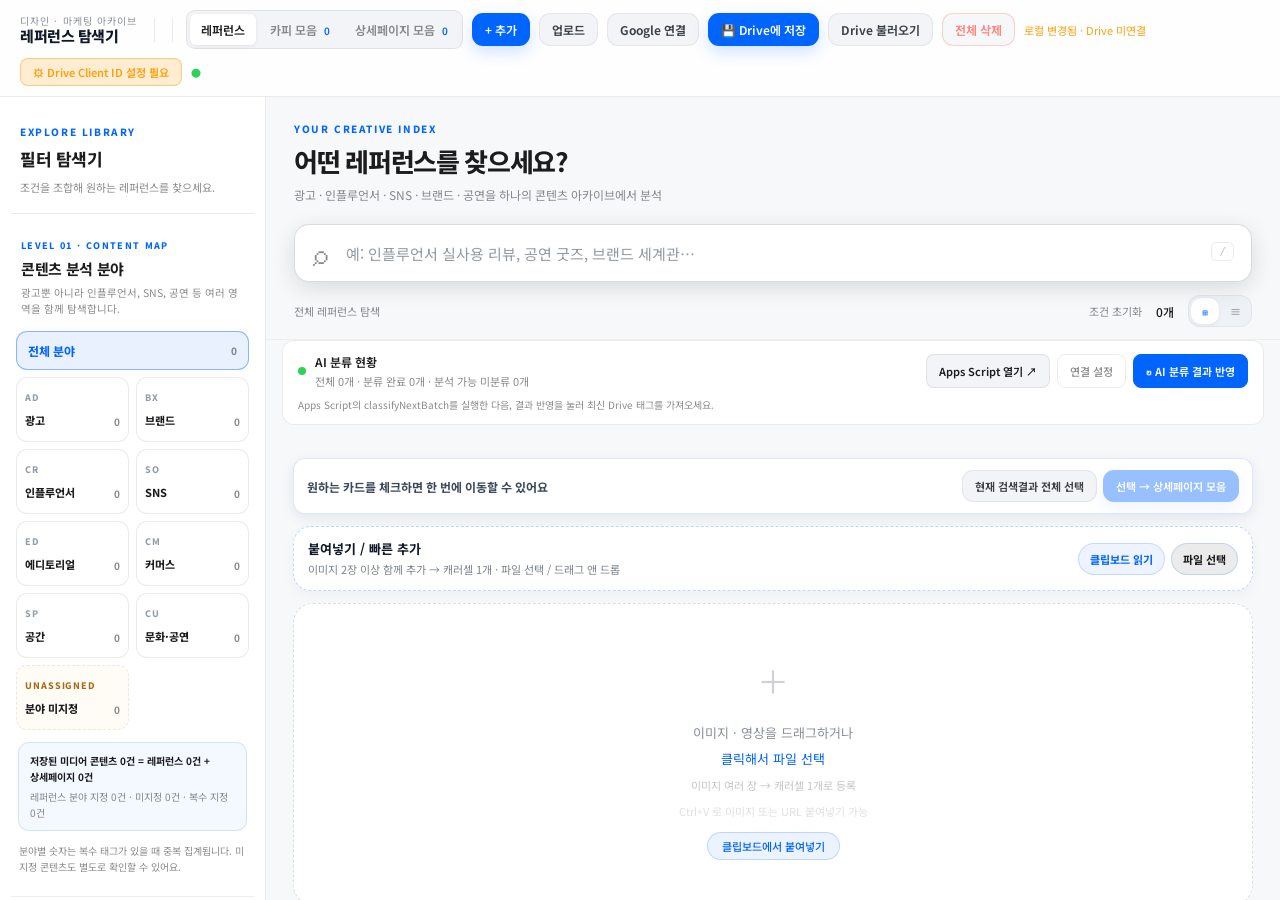
<file: index.html>
<!DOCTYPE html>
<html lang="ko">
<head>
<meta charset="UTF-8">
<meta name="viewport" content="width=device-width, initial-scale=1.0">
<title>레퍼런스 탐색기</title>
<link rel="stylesheet" href="./styles.css?v=20261118-drive-auth-v3">
<!-- Google Fonts -->
<link rel="preconnect" href="https://fonts.googleapis.com">
<link rel="preconnect" href="https://fonts.gstatic.com" crossorigin>
<link rel="dns-prefetch" href="https://www.googleapis.com">
<link href="https://fonts.googleapis.com/css2?family=Noto+Sans+KR:wght@300;400;500;700&display=swap" rel="stylesheet">
<!-- Google Identity Services (OAuth2 implicit grant) -->
<script src="https://accounts.google.com/gsi/client" async defer></script>
</head>
<body>

<div id="app">

<!-- SIDEBAR OVERLAY (mobile) -->
<div id="sidebar-overlay" onclick="closeMobileSidebar()"></div>

<!-- TOPBAR -->
<div id="topbar">
  <button id="sidebar-toggle" onclick="toggleMobileSidebar()" title="카테고리 열기">☰</button>
  <div id="logo-wrap">
    <span id="logo-sub">디자인 · 마케팅 아카이브</span>
    <span id="logo-main">레퍼런스 탐색기</span>
  </div>
  <div style="width:1px;height:24px;background:var(--b2);margin:0 4px;"></div>
  <div style="width:1px;height:24px;background:var(--b2);margin:0 4px;"></div>

  <nav class="collection-nav" aria-label="아카이브 페이지">
    <button type="button" id="nav-references" aria-current="page" onclick="setCollectionPage('references')">레퍼런스</button>
    <button type="button" id="nav-copies" onclick="setCollectionPage('copies')">카피 모음 <span id="copy-nav-count">0</span></button>
    <button type="button" id="nav-detailPages" onclick="setCollectionPage('detailPages')">상세페이지 모음 <span id="pdp-nav-count">0</span></button>
  </nav>
  <button class="tb-btn primary" data-reference-only onclick="openAddModal()">+ 추가</button>
  <button class="tb-btn" data-reference-only onclick="document.getElementById('file-input').click()">업로드</button>
  <button class="tb-btn" id="gdrive-connect-btn" onclick="gdriveSignIn()">Google 연결</button>
  <button class="tb-btn primary" id="gdrive-save-btn" onclick="saveToDrive()" title="현재 레퍼런스 변경사항을 Google Drive에 수동 저장합니다">💾 Drive에 저장</button>
  <button class="tb-btn" id="gdrive-load-btn" onclick="loadFromDrive()">Drive 불러오기</button>
  <button class="tb-btn" data-reference-only id="delete-all-btn" style="color:var(--red);border-color:rgba(255,69,58,.35);" onclick="deleteAllItems()" title="모아둔 레퍼런스를 전체 삭제">전체 삭제</button>

  <input type="file" id="file-input" multiple accept="image/*,video/*" style="display:none" onchange="handleFileInput(event)">
  <!-- Google Drive 상태 표시 -->
  <div id="gdrive-status" style="font-size:11px;color:var(--t3);white-space:nowrap;">Drive 미연결</div>
  <!-- Drive Client ID 미설정 시 경고 배너 -->
  <button id="gdrive-setup-banner" onclick="openGdriveSetup()" style="display:none;background:rgba(255,159,10,0.18);border:1px solid rgba(255,159,10,0.45);color:var(--orange);font-family:var(--fn);font-size:11px;font-weight:600;padding:5px 12px;border-radius:8px;cursor:pointer;white-space:nowrap;transition:all .15s;">⚙ Drive Client ID 설정 필요</button>
  <div id="autosave-indicator" style="font-size:10px;color:var(--t3);white-space:nowrap;transition:color .3s;" title="자동저장 상태">●</div>
  <span class="spacer"></span>

</div>

<div id="main">
  <!-- SIDEBAR -->
  <div id="sidebar">
    <div class="navigator-head"><span class="navigator-kicker">EXPLORE LIBRARY</span><strong>필터 탐색기</strong><span>조건을 조합해 원하는 레퍼런스를 찾으세요.</span></div>
    <section class="area-nav" aria-label="콘텐츠 분석 분야">
      <div class="area-nav-heading"><span>LEVEL 01 · CONTENT MAP</span><strong>콘텐츠 분석 분야</strong><p>광고뿐 아니라 인플루언서, SNS, 공연 등 여러 영역을 함께 탐색합니다.</p></div>
      <div id="area-selector" class="area-selector"></div>
      <div id="area-count-audit" class="area-count-audit" role="status" aria-live="polite" aria-label="저장된 레퍼런스와 분석 분야 집계"></div>
      <p id="area-selector-description" class="area-selector-description">공통 태그로 전체 탐색</p>
    </section>
    <hr class="sb-divider">
    <div class="sb-section">콘텐츠 파일 유형</div>
    <button class="sb-btn active" data-filter="all" onclick="setFilter('all',this)">
      <span class="dot" style="background:var(--t3)"></span>전체<span class="cnt" id="cnt-all">0</span>
    </button>
    <button class="sb-btn" data-filter="image" onclick="setFilter('image',this)">
      <span class="dot" style="background:var(--blue)"></span>이미지<span class="cnt" id="cnt-image">0</span>
    </button>
    <button class="sb-btn" data-filter="video" onclick="setFilter('video',this)">
      <span class="dot" style="background:var(--accent2)"></span>영상<span class="cnt" id="cnt-video">0</span>
    </button>
    <button class="sb-btn" data-filter="carousel" onclick="setFilter('carousel',this)">
      <span class="dot" style="background:var(--orange)"></span>캐러셀<span class="cnt" id="cnt-carousel">0</span>
    </button>
    <button class="sb-btn" data-filter="link" onclick="setFilter('link',this)">
      <span class="dot" style="background:var(--accent)"></span>링크<span class="cnt" id="cnt-link">0</span>
    </button>
    <hr class="sb-divider">
    <div class="sb-section legacy-category">기존 카테고리</div>
    <div id="cat-list"></div>
    <div style="display:flex;gap:4px;margin-top:4px;">
      <button class="add-cat-btn" style="flex:1" onclick="showNewGroupForm()">+ 대분류 추가</button>
      <button class="add-cat-btn" style="flex:1" onclick="showNewCatForm()">+ 소분류 추가</button>
    </div>
    <!-- 대분류 추가 폼 -->
    <div id="new-group-form" style="display:none" class="cat-edit-form">
      <input id="new-group-name" placeholder="대분류 이름" maxlength="20">
      <div class="color-swatch-row" id="new-group-colors"></div>
      <div class="edit-actions">
        <button class="cedit-save" onclick="saveNewGroup()">추가</button>
        <button class="cedit-cancel" onclick="hideNewGroupForm()">취소</button>
      </div>
    </div>
    <!-- 소분류 추가 폼 -->
    <div id="new-cat-form" style="display:none" class="cat-edit-form">
      <input id="new-cat-name" placeholder="소분류 이름" maxlength="24">
      <select id="new-cat-group" style="background:var(--s3);border:1px solid var(--b3);color:var(--t1);font-family:var(--fn);font-size:12px;padding:6px 9px;border-radius:6px;outline:none;width:100%;">
        <option value="">그룹 없음</option>
      </select>
      <div class="color-swatch-row" id="new-cat-colors"></div>
      <div class="edit-actions">
        <button class="cedit-save" onclick="saveNewCat()">추가</button>
        <button class="cedit-cancel" onclick="hideNewCatForm()">취소</button>
      </div>
    </div>
    <hr class="sb-divider">
    <div class="navigator-group-heading"><span>LEVEL 02 · 상세 분석 태그</span><button type="button" onclick="expandAllFacetTrees(true)">모두 펼치기</button><button type="button" onclick="expandAllFacetTrees(false)">접기</button></div>
    <select id="classification-filter" class="facet-status" onchange="classificationFilter=this.value;renderBoard()"><option value="all">분류 전체</option><option value="classified">분류 완료</option><option value="unclassified">미분류</option></select>
    <div class="facet-tip">동일 항목 안 OR · 서로 다른 기준은 AND · 영역은 복수 선택 가능</div>
    <div class="facet-tree-header"><span>COMMON</span><strong>모든 콘텐츠 공통</strong><small>6개 분류</small></div>
    <div id="common-facet-filters" class="facet-filter-tree"></div>
    <div id="specialty-filter-section" class="facet-specialty-section" hidden>
      <div class="facet-tree-header specialized-tree-header"><span>DEEP DIVE</span><strong>분야별 심화 분석</strong><small>선택한 분야</small></div>
      <div id="specialty-facet-filters" class="facet-filter-tree"></div>
    </div>
    <div class="facet-tree-header visual-tree-header"><span>VISUAL</span><strong>비주얼 분석</strong><small>2개 분류</small></div>
    <div id="visual-facet-filters" class="facet-filter-tree"></div>

    <hr class="sb-divider">
    <div class="sb-section">정렬</div>
    <button class="sb-btn active" data-sort="newest" onclick="setSort('newest',this)"><span class="dot" style="background:var(--t3)"></span>최신순</button>
    <button class="sb-btn" data-sort="oldest" onclick="setSort('oldest',this)"><span class="dot" style="background:var(--t3)"></span>오래된순</button>
    <button class="sb-btn" data-sort="title" onclick="setSort('title',this)"><span class="dot" style="background:var(--t3)"></span>이름순</button>
  </div>

  <!-- BOARD AREA -->
  <div id="board-area">
    <section class="search-hero" aria-label="레퍼런스 통합 검색">
      <div class="search-hero-top"><div><div class="search-eyebrow">YOUR CREATIVE INDEX</div><h1>어떤 레퍼런스를 찾으세요?</h1><p>광고 · 인플루언서 · SNS · 브랜드 · 공연을 하나의 콘텐츠 아카이브에서 분석</p></div><button type="button" class="mobile-filter-trigger" onclick="toggleMobileSidebar()">☷ 필터 탐색</button></div>
      <div id="search-wrap" class="search-hero-input"><span class="hero-search-symbol">⌕</span><input id="search-input" type="search" placeholder="예: 인플루언서 실사용 리뷰, 공연 굿즈, 브랜드 세계관…" aria-label="레퍼런스 검색" oninput="debouncedRenderBoard()"><kbd>/</kbd></div>
      <div class="search-hero-bottom"><span id="search-results-label">전체 레퍼런스 탐색</span><div class="search-hero-tools"><button type="button" onclick="clearNavigatorFilters()">조건 초기화</button><span id="count-label">0개</span><div class="view-toggle"><button class="vt-btn active" id="grid-btn" title="그리드 뷰" onclick="setView('grid')">⊞</button><button class="vt-btn" id="list-btn" title="리스트 뷰" onclick="setView('list')">≡</button></div></div></div>
      <div id="active-filter-chips" class="active-filter-chips" aria-live="polite"></div>
    </section>
    <section class="ai-sync-strip" aria-label="AI 자동 분류 결과">
      <div class="ai-sync-summary"><span class="ai-sync-dot"></span><div><strong>AI 분류 현황</strong><span id="ai-classification-stats">레퍼런스 상태 확인 중…</span></div></div>
      <div class="ai-sync-actions"><button type="button" class="ai-sync-subtle" onclick="openAiScriptConsole()">Apps Script 열기 <span aria-hidden="true">↗</span></button><button type="button" class="ai-sync-settings" onclick="setAiScriptProjectUrl()" title="Apps Script 프로젝트 주소 설정">연결 설정</button><button type="button" class="ai-sync-primary" id="ai-sync-button" onclick="syncAiClassificationResults()">↻ AI 분류 결과 반영</button></div>
      <p id="ai-sync-message" class="ai-sync-message" role="status">Apps Script의 classifyNextBatch를 실행한 다음, 결과 반영을 눌러 최신 Drive 태그를 가져오세요.</p>
    </section>
    <!-- BOARD TAB -->
    <div id="board-wrap">
      <div id="ref-bulk-toolbar" class="ref-bulk-toolbar" hidden></div>
      <div id="board" class="grid-view">
        <div id="drop-zone" tabindex="0"
          ondragover="onDragOver(event)" ondragleave="onDragLeave()" ondrop="onDrop(event)"
          onclick="dzClick(event)" onpaste="onDzPaste(event)"
          onkeydown="if(event.key==='Enter'||event.key===' ')document.getElementById('file-input').click()">
          <div class="dz-icon">＋</div>
          이미지 · 영상을 드래그하거나<br>
          <span style="color:var(--accent)">클릭해서 파일 선택</span><br>
          <span style="font-size:11px;color:var(--t3)">이미지 여러 장 → 캐러셀 1개로 등록</span><br>
          <span style="font-size:11px;color:rgba(235,235,245,0.25)">Ctrl+V 로 이미지 또는 URL 붙여넣기 가능</span><br>
          <button id="paste-btn" onclick="tryClipboardPaste(event)" style="margin-top:8px;background:rgba(10,132,255,0.15);border:1px solid rgba(10,132,255,0.35);color:var(--accent);font-family:var(--fn);font-size:11px;font-weight:500;padding:5px 14px;border-radius:8px;cursor:pointer;transition:all .15s;" onmouseover="this.style.background='rgba(10,132,255,0.25)'" onmouseout="this.style.background='rgba(10,132,255,0.15)'">클립보드에서 붙여넣기</button>
        </div>
        <div id="empty-state" style="display:none">
          검색 결과가 없어요 검색<br>
          <span style="font-size:11px;color:var(--t4)">다른 검색어나 필터를 사용해보세요</span>
        </div>
      </div>
    </div>

  </div>

  <section id="copy-page" hidden aria-labelledby="copy-page-title">
    <header class="copy-page-head"><h1 id="copy-page-title">카피 모음</h1></header>
    <div class="copy-layout">
      <form id="copy-form" class="copy-composer">
        <div class="copy-form-head"><h2 id="copy-form-title">카피 수집하기</h2></div>
        <label for="copy-text">마음에 든 카피 <span class="copy-required">필수</span></label>
        <textarea id="copy-text" required maxlength="10000" rows="6" placeholder="카피 입력"></textarea>
        <label for="copy-reason">왜 좋았나요? <span>선택</span></label>
        <textarea id="copy-reason" maxlength="5000" rows="3" placeholder="좋았던 이유 입력"></textarea>
        <details class="copy-picker"><summary>콘텐츠 연결 <span id="copy-linked-count">0</span></summary><input id="copy-link-search" type="search" placeholder="콘텐츠 검색" aria-label="연결할 콘텐츠 검색" oninput="renderCopyLinkPicker()"><div id="copy-link-options"></div></details>
        <div class="copy-form-actions"><button type="submit" id="copy-save" class="tb-btn primary">카피 저장</button><button type="button" id="copy-cancel" class="tb-btn" hidden onclick="cancelCopyEdit()">수정 취소</button></div>
        <p id="copy-form-status" role="status" aria-live="polite"></p>
      </form>
      <div class="copy-library">
        <div class="copy-list-head"><h2>모아둔 카피 <span id="copy-total">0</span></h2><label class="copy-search"><span class="sr-only">카피와 이유 검색</span><input id="copy-search" type="search" placeholder="카피나 좋았던 이유 검색" oninput="renderCopies()"></label></div>
        <div id="copy-list" class="copy-list" aria-live="polite"></div>
      </div>
    </div>
  </section>


<!-- DETAIL PAGE LIBRARY: existing media records, separate product/appeal taxonomy -->
<section id="detail-page" hidden aria-labelledby="pdp-page-title">
  <aside id="pdp-filter-sidebar" aria-label="상세페이지 분류 필터">
    <div class="pdp-filter-kicker">PRODUCT DETAIL LIBRARY</div>
    <h2>상세페이지 탐색기</h2>
    <p class="pdp-sidebar-description">제품 카테고리, 실제 소구 포인트, 구성 단계별로 탐색합니다.</p>
    <label for="pdp-category-filter">제품 카테고리</label><select id="pdp-category-filter" onchange="renderDetailPages()"><option value="">전체</option></select>
    <label for="pdp-appeal-filter">소구 포인트</label><select id="pdp-appeal-filter" onchange="renderDetailPages()"><option value="">전체</option></select>
    <label for="pdp-section-filter">페이지 구성 단계</label><select id="pdp-section-filter" onchange="renderDetailPages()"><option value="">전체</option></select>
    <label for="pdp-media-filter">파일 유형</label><select id="pdp-media-filter" onchange="renderDetailPages()"><option value="">전체 (이미지·영상 포함)</option><option value="image">이미지</option><option value="video">영상</option><option value="carousel">캐러셀</option><option value="link">링크</option></select>
    <label for="pdp-classification-filter">분류 상태</label><select id="pdp-classification-filter" onchange="renderDetailPages()"><option value="">전체</option><option value="classified">분류 완료</option><option value="unclassified">미분류</option></select>
    <button class="pdp-reset-btn" type="button" onclick="resetPdpFilters()">필터 초기화</button>
    <p class="pdp-sidebar-tip">소구 포인트를 실제로 확인하지 않았다면 미분류로 남겨둘 수 있습니다.</p>
  </aside>
  <div class="pdp-content">
    <div class="pdp-content-header">
      <div><div class="pdp-filter-kicker">CURATED DETAIL PAGES</div><h1 id="pdp-page-title">상세페이지 모음 <span id="pdp-total">0개</span></h1><p>수집한 상세페이지를 제품 카테고리와 소구 구조 중심으로 정리하세요.</p></div>
      <button type="button" class="tb-btn primary" onclick="openDetailPageAddModal()">+ 상세페이지 추가</button>
    </div>
    <section class="pdp-ai-toolbar" aria-label="상세페이지 AI 도구">
      <button type="button" class="tb-btn" onclick="openAiScriptConsole()">Apps Script 열기</button>
      <button type="button" class="tb-btn primary" id="pdp-sync-ai-btn" onclick="syncPdpAiClassificationResults()">결과 반영</button>
    </section>
    <p id="pdp-sync-feedback" class="pdp-sync-feedback" role="status" aria-live="polite" aria-atomic="true" hidden></p>
    <div class="pdp-search-row"><input type="search" id="pdp-search" placeholder="브랜드·제품·소구·카피 검색" aria-label="상세페이지 검색" oninput="renderDetailPages()"><span id="pdp-visible">0개 표시</span></div>
    <details id="pdp-candidates" class="pdp-candidates" hidden><summary>분류 확인이 필요한 기존 자료 <span id="pdp-candidate-count">0</span></summary><p>‘랜딩/상세페이지’처럼 두 용도가 합쳐진 기존 카테고리는 자동으로 이동하지 않았습니다. 상세페이지만 선택해 주세요.</p><div id="pdp-candidate-list"></div></details>
    <div id="pdp-board-scroll"><div id="pdp-bulk-toolbar" class="ref-bulk-toolbar" hidden></div><div id="pdp-board" class="grid-view"></div></div>
  </div>
</section>

  <!-- DETAIL PANEL -->
  <div id="detail-panel">
    <button id="detail-close" onclick="closeDetail()">×</button>
    <div id="detail-media"></div>
    <hr class="detail-divider">
    <div class="detail-section-title" style="display:none">기존 카테고리</div>
    <div id="detail-cat-options" style="display:none"></div>
    <hr class="detail-divider">
    <div id="detail-fields"></div>
  </div>
</div>

<!-- ADD MODAL -->
<div class="modal-overlay" id="add-modal" onclick="if(event.target.id==='add-modal')closeModal('add-modal')">
  <div class="modal-box">
    <h3 id="add-modal-title">레퍼런스 추가</h3>
    <!-- 타입 선택 탭 -->
    <div style="display:flex;gap:6px;margin-bottom:18px;background:var(--s3);border-radius:10px;padding:3px;">
      <button id="modal-tab-single" onclick="switchModalTab('single')" style="flex:1;padding:7px;border:none;border-radius:8px;font-family:var(--fn);font-size:12px;font-weight:600;cursor:pointer;background:var(--accent);color:#fff;transition:all .15s;">📷 단일</button>
      <button id="modal-tab-carousel" onclick="switchModalTab('carousel')" style="flex:1;padding:7px;border:none;border-radius:8px;font-family:var(--fn);font-size:12px;font-weight:600;cursor:pointer;background:none;color:rgba(235,235,245,0.5);transition:all .15s;">🎠 캐러셀</button>
    </div>
    <div class="form-row">
      <label class="form-label">제목</label>
      <input class="form-input" id="add-title" placeholder="레퍼런스 제목">
    </div>
    <div class="data-card" style="margin-bottom:14px;">
      <div class="form-grid-3">
        <div class="form-row" style="margin-bottom:0;">
          <label class="form-label">플랫폼</label>
          <select class="form-input soft" id="add-platform">
            <option value="instagram">Instagram</option>
            <option value="meta_ad">Meta Ad</option>
            <option value="tiktok">TikTok</option>
            <option value="youtube">YouTube</option>
            <option value="pinterest">Pinterest</option>
            <option value="web">Web</option>
            <option value="etc">기타</option>
          </select>
        </div>
        <div class="form-row" style="margin-bottom:0;">
          <label class="form-label">브랜드</label>
          <input class="form-input soft" id="add-brand" placeholder="예: Aesop, Lush">
        </div>
        <div class="form-row" style="margin-bottom:0;">
          <label class="form-label">소스 타입</label>
          <select class="form-input soft" id="add-source-type">
            <option value="snippit">Snippit</option>
            <option value="manual">Manual</option>
            <option value="meta_library">Meta Library</option>
            <option value="instagram_saved">Instagram Saved</option>
            <option value="make">Make</option>
          </select>
        </div>
      </div>
      <div class="form-row" style="margin-top:10px;margin-bottom:0;">
        <label class="form-label">원본 링크</label>
        <input class="form-input soft" id="add-source-url" placeholder="게시물/광고/스니핏 원본 URL">
      </div>
    </div>

    <!-- 단일 아이템 폼 -->
    <div id="modal-single-section">
      <div class="form-row">
        <label class="form-label">이미지 / 영상 URL</label>
        <div id="url-row">
          <input class="form-input" id="add-url" placeholder="https://... (이미지, 영상, 또는 웹사이트 URL)">
          <button id="url-add-btn" onclick="addFromUrl()">추가</button>
        </div>
      </div>
      <div class="form-row">
        <label class="form-label">또는 파일 업로드</label>
        <button class="tb-btn" style="width:100%" onclick="document.getElementById('modal-file').click()">파일 선택</button>
        <input type="file" id="modal-file" accept="image/*,video/*" style="display:none" onchange="handleModalFile(event)">
        <div id="modal-file-name" style="font-size:11px;color:var(--t2);margin-top:5px"></div>
      </div>
    </div>
    <!-- 캐러셀 아이템 폼 -->
    <div id="modal-carousel-section" style="display:none;">
      <div class="form-row">
        <label class="form-label">이미지 여러 장 업로드</label>
        <button class="tb-btn" style="width:100%" onclick="document.getElementById('carousel-file-input').click()">이미지 선택 (여러 장)</button>
        <input type="file" id="carousel-file-input" accept="image/*" multiple style="display:none" onchange="handleCarouselFiles(event)">
      </div>
      <!-- 캐러셀 미리보기 -->
      <div id="carousel-preview-list" style="display:flex;flex-wrap:wrap;gap:8px;margin-top:6px;max-height:200px;overflow-y:auto;"></div>
      <div id="carousel-count-label" style="font-size:11px;color:var(--t3);margin-top:4px;"></div>
    </div>
    <section class="social-metric-editor" aria-label="콘텐츠 공개 성과 기록">
      <div class="social-metric-editor-heading">콘텐츠 반응 지표 <small>선택 입력</small></div>
      <div class="social-metric-input-grid">
        <div class="form-row"><label class="form-label" for="add-views">조회수</label><input class="detail-input" id="add-views" type="text" inputmode="numeric" autocomplete="off" placeholder="예: 12,345"></div>
        <div class="form-row"><label class="form-label" for="add-likes">좋아요 수</label><input class="detail-input" id="add-likes" type="text" inputmode="numeric" autocomplete="off" placeholder="예: 567"></div>
        <div class="form-row"><label class="form-label" for="add-comments">댓글 수</label><input class="detail-input" id="add-comments" type="text" inputmode="numeric" autocomplete="off" placeholder="예: 42"></div>
      </div>
      <p class="social-metric-help">값이 없으면 비워두세요. 저장 뒤에도 상세 패널에서 수정할 수 있습니다.</p>
    </section>
    <div class="form-row"><label class="form-label">기타 메모</label><textarea id="add-notes" class="form-input soft" rows="3" placeholder="이 레퍼런스를 수집한 이유, 활용 아이디어 등 자유롭게 기록"></textarea></div>
    <div class="facet-editor" id="modal-facets"></div>
    <div class="modal-actions">
      <button class="btn-cancel" onclick="closeModal('add-modal')">취소</button>
      <button class="btn-primary" onclick="saveFromModal()">저장</button>
    </div>
  </div>
</div>

<!-- 상세페이지 원본 확대: 세로로 긴 상세 이미지/다중 슬라이드 확인 -->
<div id="pdp-preview-modal" hidden role="dialog" aria-modal="true" aria-label="상세페이지 전체 보기" onclick="if(event.target===this)closeDetailPagePreview()">
  <div class="pdp-preview-window">
    <header class="pdp-preview-top"><strong id="pdp-preview-title">상세페이지 전체 보기</strong><button type="button" onclick="closeDetailPagePreview()" aria-label="미리보기 닫기">닫기 ×</button></header>
    <div class="pdp-preview-scroll"><div id="pdp-preview-media"></div></div>
  </div>
</div>

<section id="storage-feedback" class="storage-feedback" role="status" aria-live="polite" hidden>
  <span id="storage-feedback-message"></span>
  <button id="storage-feedback-backup" type="button" onclick="downloadEmergencyJsonBackup()" hidden>JSON 긴급 백업</button>
  <button class="storage-feedback-close" type="button" onclick="showStorageFeedback('')" aria-label="저장 안내 닫기">×</button>
</section>
<div id="toast"></div>
<!-- NAS/HTTP 환경 붙여넣기 프록시: 포커스를 받아 paste 이벤트를 안정적으로 캐치 -->
<div id="paste-proxy" contenteditable="true" tabindex="-1"
  style="position:fixed;opacity:0;pointer-events:none;width:1px;height:1px;overflow:hidden;left:-9999px;top:-9999px;"
  aria-hidden="true"></div>


<script src="./notion-export.js?v=2"></script>
<script src="./app.js?v=20261125-notion"></script>
</body>
</html>
</file>
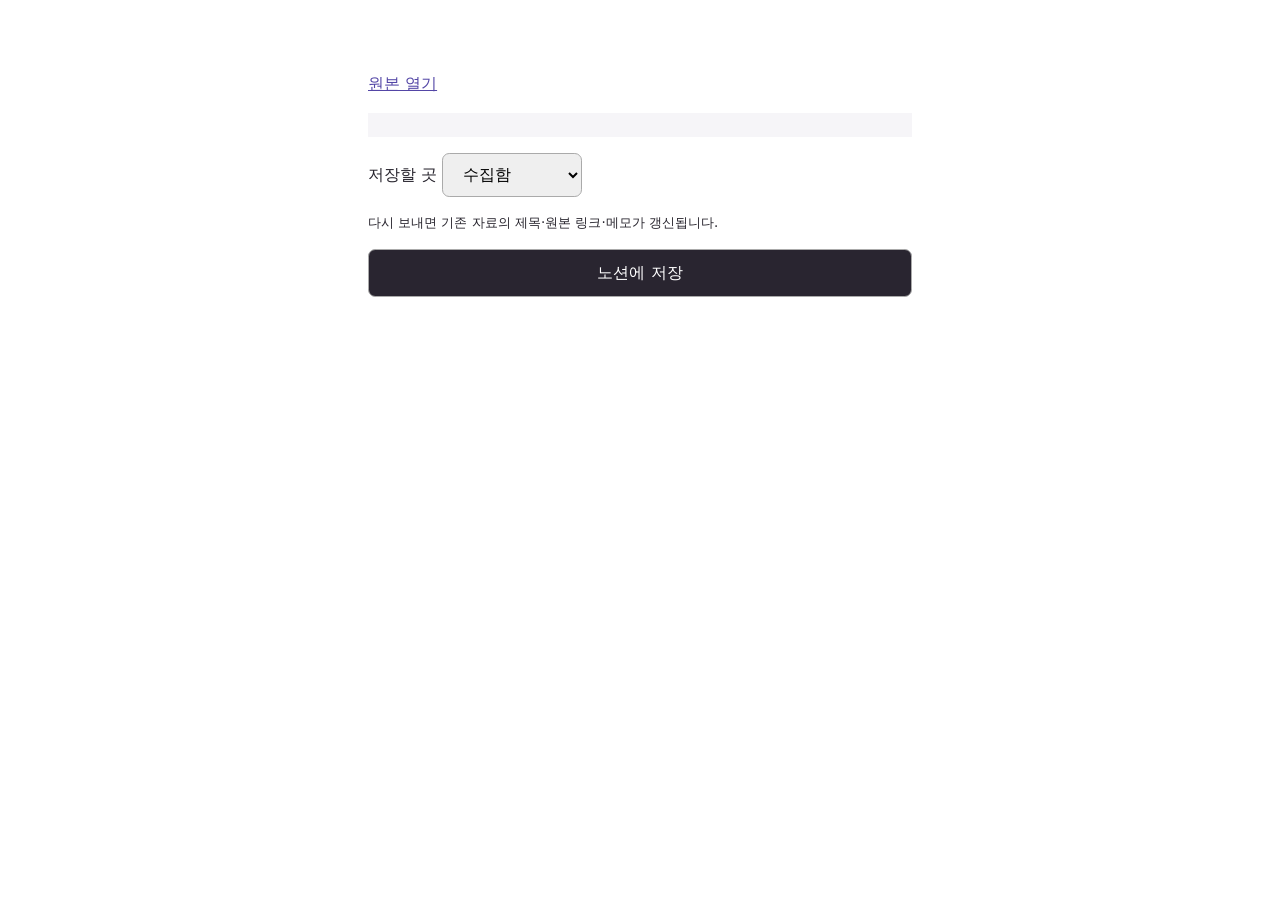
<file: notion/Confirm.html>
<!doctype html><html lang="ko"><head><meta charset="utf-8"><meta name="viewport" content="width=device-width,initial-scale=1">
<style>body{font:16px/1.55 system-ui,sans-serif;max-width:34rem;margin:8vh auto;padding:0 20px;color:#28252e}h1{font-size:1.6rem;overflow-wrap:anywhere}button,select{padding:.65rem 1rem;font:inherit;border:1px solid #aaa;border-radius:.45rem}button{background:#292530;color:white;cursor:pointer}form{display:grid;gap:1rem}a{color:#5346a6}pre{white-space:pre-wrap;overflow-wrap:anywhere;background:#f6f5f8;padding:12px}</style></head><body>
<h1><?= card.title ?></h1>
<? if (card.link) { ?><p><a href="<?= card.link ?>" target="_blank" rel="noopener noreferrer">원본 열기</a></p><? } ?>
<? if (card.memo) { ?><pre><?= card.memo ?></pre><? } ?>
<form id="confirm"><textarea hidden id="payload"><?= JSON.stringify(card) ?></textarea>
<label>저장할 곳 <select id="category"><option>수집함</option><option>팝업 경험</option><option>마케팅 사례</option><option>아이디어</option></select></label>
<small>다시 보내면 기존 자료의 제목·원본 링크·메모가 갱신됩니다.</small><button id="send">노션에 저장</button></form>
<p id="status" role="status"></p><a id="result" hidden target="_blank" rel="noopener">저장한 자료 열기</a>
<script>
const form=document.getElementById('confirm'), button=document.getElementById('send'), statusLine=document.getElementById('status');
form.onsubmit=event=>{
  event.preventDefault(); if(button.disabled)return;
  button.disabled=true; statusLine.textContent='저장 중…';
  google.script.run.withSuccessHandler(response=>{
    form.style.display='none'; statusLine.textContent=response.result;
    const link=document.getElementById('result'); link.href=response.url; link.hidden=false;
  }).withFailureHandler(error=>{button.disabled=false;statusLine.textContent=error.message;})
    .sendCard(JSON.parse(document.getElementById('payload').value),document.getElementById('category').value);
};
</script></body></html>
</file>
<file: styles.css>
/* =====================================================
   refboard v30 — styles.css
   ① 다크 테마 기본값
   ② 라이트 테마 오버라이드 (v25/24)
   ③ v27 우측 AI 아코디언 패널
   ===================================================== */


:root{
  /* Apple-inspired dark palette */
  --bg:#000000;
  --s1:#111111;
  --s2:#1c1c1e;
  --s3:#2c2c2e;
  --s4:#3a3a3c;
  --b1:rgba(255,255,255,0.06);
  --b2:rgba(255,255,255,0.12);
  --b3:rgba(255,255,255,0.20);
  --t1:#ffffff;
  --t2:#ebebf599;
  --t2s:#ebebf5;
  --t3:#ebebf54d;
  --t4:#ebebf529;
  /* Apple system blues & accents */
  --accent:#0a84ff;
  --accent-hover:#409cff;
  --accent2:#30d158;
  --accent3:#bf5af2;
  --blue:#0a84ff;
  --green:#30d158;
  --yellow:#ffd60a;
  --red:#ff453a;
  --orange:#ff9f0a;
  --glass:rgba(28,28,30,0.72);
  --glass-border:rgba(255,255,255,0.10);
  --r:12px;
  --r-sm:8px;
  --r-lg:16px;
  --fn:-apple-system,'Noto Sans KR','SF Pro Text','Helvetica Neue',sans-serif;
  --fm:-apple-system,'SF Pro Display','Helvetica Neue',sans-serif;
  --shadow:0 4px 24px rgba(0,0,0,0.5);
  --shadow-sm:0 2px 8px rgba(0,0,0,0.4);
}
*{box-sizing:border-box;margin:0;padding:0;}
html,body{height:100%;overflow:hidden;}
body{background:var(--bg);color:var(--t1);font-family:var(--fn);font-size:13px;-webkit-font-smoothing:antialiased;-moz-osx-font-smoothing:grayscale;}
::-webkit-scrollbar{width:5px;height:5px;}
::-webkit-scrollbar-track{background:transparent;}
::-webkit-scrollbar-thumb{background:var(--s4);border-radius:10px;}
::-webkit-scrollbar-thumb:hover{background:var(--b3);}

/* ─── LAYOUT ─── */
#app{display:flex;flex-direction:column;height:100vh;}

/* ─── TOPBAR ─── */
#topbar{
  display:flex;align-items:center;gap:6px;
  padding:10px 16px;
  background:rgba(17,17,17,0.85);
  backdrop-filter:blur(20px) saturate(180%);
  -webkit-backdrop-filter:blur(20px) saturate(180%);
  border-bottom:1px solid var(--glass-border);flex-shrink:0;
}
#logo-wrap{display:flex;flex-direction:column;margin-right:4px;line-height:1.2;}
#logo-sub{font-family:var(--fn);font-size:9px;color:rgba(235,235,245,0.35);letter-spacing:.08em;text-transform:uppercase;font-weight:400;}
#logo-main{
  font-family:var(--fm);font-size:15px;font-weight:700;letter-spacing:-.3px;
  color:var(--t1);
}
.tb-btn{
  background:var(--s3);border:none;
  color:rgba(235,235,245,0.75);font-family:var(--fn);font-size:12px;font-weight:500;
  padding:6px 12px;border-radius:7px;cursor:pointer;
  transition:all .15s;white-space:nowrap;
}
.tb-btn:hover{background:var(--s4);color:var(--t1);}
.tb-btn:active{transform:scale(.97);}
.tb-btn.primary{background:var(--accent);color:#fff;font-weight:600;}
.tb-btn.primary:hover{background:var(--accent-hover);}
.tb-btn.tab-btn{background:none;border:none;color:rgba(235,235,245,0.45);font-size:12px;font-weight:500;padding:6px 10px;border-radius:7px;cursor:pointer;transition:all .15s;}
.tb-btn.tab-btn.active{background:rgba(255,255,255,0.12);color:var(--t1);}
.tb-btn.tab-btn:hover{color:rgba(235,235,245,0.75);}
#search-wrap{position:relative;}
#search-input{
  background:rgba(255,255,255,0.07);border:1px solid var(--glass-border);
  color:var(--t1);font-family:var(--fn);font-size:12px;
  padding:6px 10px 6px 28px;border-radius:9px;outline:none;width:170px;
  transition:all .2s;
}
#search-input:focus{background:rgba(255,255,255,0.10);border-color:var(--accent);box-shadow:0 0 0 3px rgba(10,132,255,0.15);}
#search-input::placeholder{color:rgba(235,235,245,0.3);}
#search-icon{position:absolute;left:9px;top:50%;transform:translateY(-50%);color:rgba(235,235,245,0.4);font-size:11px;pointer-events:none;}
.spacer{flex:1;}
#count-label{font-size:11px;color:rgba(235,235,245,0.4);white-space:nowrap;font-weight:500;}
.view-toggle{display:flex;gap:2px;background:var(--s3);border-radius:8px;padding:2px;}
.vt-btn{
  background:none;border:none;color:rgba(235,235,245,0.5);
  width:28px;height:26px;border-radius:6px;cursor:pointer;
  display:flex;align-items:center;justify-content:center;font-size:14px;transition:all .15s;
}
.vt-btn.active,.vt-btn:hover{background:var(--s4);color:var(--t1);}

/* ─── MAIN ─── */
#main{display:flex;flex:1;overflow:hidden;}

/* ─── SIDEBAR ─── */
#sidebar{
  width:210px;flex-shrink:0;
  background:rgba(17,17,17,0.6);
  backdrop-filter:blur(20px);-webkit-backdrop-filter:blur(20px);
  border-right:1px solid var(--glass-border);padding:10px 8px;
  display:flex;flex-direction:column;gap:1px;overflow-y:auto;
}
.sb-section{
  font-size:11px;color:rgba(235,235,245,0.3);letter-spacing:.06em;
  padding:10px 10px 5px;font-family:var(--fn);font-weight:600;
  text-transform:uppercase;
}
.sb-btn{
  background:none;border:none;color:rgba(235,235,245,0.5);font-family:var(--fn);
  font-size:13px;font-weight:400;padding:6px 10px;border-radius:9px;cursor:pointer;
  text-align:left;display:flex;align-items:center;gap:8px;
  transition:all .12s;width:100%;
}
.sb-btn:hover{background:rgba(255,255,255,0.07);color:var(--t1);}
.sb-btn.active{background:rgba(255,255,255,0.10);color:var(--t1);font-weight:500;}
.sb-btn .dot{width:7px;height:7px;border-radius:50%;flex-shrink:0;}
.sb-btn .cnt{
  margin-left:auto;font-size:11px;color:rgba(235,235,245,0.4);
  background:rgba(255,255,255,0.08);padding:1px 7px;border-radius:10px;
  font-family:var(--fn);font-weight:500;
}
.sb-btn.active .cnt{color:rgba(235,235,245,0.7);}
.sb-divider{border:none;border-top:1px solid var(--glass-border);margin:5px 0;}

/* CAT ROWS */
.cat-row{display:flex;align-items:center;border-radius:9px;}
.cat-row:hover{background:rgba(255, 255, 255, 0);}

/* ─── GROUP HEADER ─── */
.group-block{margin-bottom:2px;}
.group-header{
  display:flex;align-items:center;gap:0;
  padding:5px 4px 3px;cursor:pointer;border-radius:8px;
  user-select:none;transition:background .12s;
}
.group-header:hover{background:rgba(255,255,255,0.07);}
.group-toggle{
  font-size:9px;color:rgba(235,235,245,0.25);margin-right:5px;
  transition:transform .15s;display:inline-block;
}
.group-toggle.open{transform:rotate(90deg);}
.group-title-line{height:2px;border-radius:2px;width:12px;flex-shrink:0;margin-right:6px;}
.group-name{
  font-size:11px;font-family:var(--fn);font-weight:600;
  letter-spacing:.04em;text-transform:uppercase;flex:1;
}
.group-cnt{
  font-size:10px;color:rgba(235,235,245,0.35);background:rgba(255,255,255,0.07);
  padding:1px 6px;border-radius:8px;
  font-family:var(--fn);
}
.group-edit-btn{
  background:none;border:none;color:rgba(235,235,245,0.3);cursor:pointer;
  font-size:11px;padding:3px 5px;border-radius:4px;
  opacity:0;transition:opacity .15s;flex-shrink:0;
}
.group-header:hover .group-edit-btn{opacity:1;}
.group-edit-btn:hover{background:rgba(255,255,255,0.1);color:var(--t1);}
/* 대분류 수정 버튼 */
.group-rename-btn{
  background:none;border:none;color:rgba(235,235,245,0.3);cursor:pointer;
  font-size:11px;padding:3px 5px;border-radius:4px;
  opacity:0;transition:opacity .15s;flex-shrink:0;
}
.group-header:hover .group-rename-btn{opacity:1;}
.group-rename-btn:hover{background:rgba(255,255,255,0.1);color:var(--accent);}
.group-children{padding-left:10px;border-left:1px solid rgba(255,255,255,0.07);margin-left:8px;}
.group-children.collapsed{display:none;}

/* 그룹 없는 카테고리 */
.ungrouped-section{margin-top:6px;}
.cat-filter-btn{
  flex:1;background:none;border:none;color:rgba(235,235,245,0.5);font-family:var(--fn);
  font-size:13px;font-weight:400;padding:5px 10px;border-radius:9px;cursor:pointer;
  text-align:left;display:flex;align-items:center;gap:7px;
  transition:all .12s;min-width:0;
}
.cat-filter-btn:hover{color:var(--t1);}
.cat-filter-btn.active{color:var(--t1);font-weight:500;}
.cat-filter-btn .dot{width:7px;height:7px;border-radius:50%;flex-shrink:0;}
.cat-filter-btn .cat-name{overflow:hidden;text-overflow:ellipsis;white-space:nowrap;flex:1;}
.cat-filter-btn .cnt{
  font-size:10px;color:rgba(160, 160, 166, 0.5);background:rgba(255,255,255,0.07);
  padding:1px 7px;border-radius:10px;flex-shrink:0;
  font-family:var(--fn);font-weight:500;
}
.cat-filter-btn.active .cnt{color:rgba(235,235,245,0.7);}
.cat-edit-btn{
  background:none;border:none;color:rgba(164, 164, 174, 0.3);cursor:pointer;
  font-size:12px;padding:4px 6px;border-radius:5px;
  opacity:0;transition:opacity .15s;flex-shrink:0;
}
.cat-row:hover .cat-edit-btn{opacity:1;}
.cat-edit-btn:hover{background:rgba(255,255,255,0.1);color:var(--t1);}
/* 소분류 수정 버튼 */
.cat-rename-btn{
  background:none;border:none;color:rgba(235,235,245,0.3);cursor:pointer;
  font-size:11px;padding:4px 5px;border-radius:5px;
  opacity:0;transition:opacity .15s;flex-shrink:0;
}
.cat-row:hover .cat-rename-btn{opacity:1;}
.cat-rename-btn:hover{background:rgba(255,255,255,0.1);color:var(--accent);}
/* 인라인 편집 폼 여백 */
.inline-cat-edit-form{margin:4px 0 6px;}

.add-cat-btn{
  background:none;border:1px dashed rgba(255,255,255,0.15);color:rgba(235,235,245,0.4);
  font-family:var(--fn);font-size:11px;padding:5px 10px;border-radius:9px;
  cursor:pointer;margin-top:3px;transition:all .15s;width:100%;
}
.add-cat-btn:hover{border-color:var(--accent);color:var(--accent);}

.cat-edit-form{
  background:var(--s2);border:1px solid var(--glass-border);
  border-radius:10px;padding:10px;margin:3px 0;
  display:flex;flex-direction:column;gap:7px;
}
.cat-edit-form input{
  background:rgba(174, 174, 174, 0.06);border:1px solid var(--glass-border);color:var(--t1);
  font-family:var(--fn);font-size:12px;padding:7px 10px;border-radius:8px;
  outline:none;width:100%;transition:all .2s;
}
.cat-edit-form input:focus{border-color:var(--accent);box-shadow:0 0 0 3px rgba(10,132,255,0.15);}
.color-swatch-row{display:flex;gap:5px;flex-wrap:wrap;}
.color-swatch{width:19px;height:19px;border-radius:50%;cursor:pointer;border:2px solid transparent;transition:border .1s;}
.color-swatch.selected{border-color:#fff;}
.edit-actions{display:flex;gap:4px;}
.edit-actions button{flex:1;font-family:var(--fn);font-size:11px;font-weight:500;padding:6px;border-radius:8px;cursor:pointer;border:none;transition:all .15s;}
.cedit-save{background:var(--accent);color:#fff;}
.cedit-save:hover{background:var(--accent-hover);}
.cedit-delete{background:rgba(255,69,58,.15);color:var(--red);}
.cedit-delete:hover{background:rgba(255,69,58,.25);}
.cedit-cancel{background:rgba(255,255,255,0.08);color:rgba(235,235,245,0.6);}
.cedit-cancel:hover{background:rgba(255,255,255,0.14);}

/* ─── BOARD AREA ─── */
#board-area{flex:1;display:flex;flex-direction:column;overflow:hidden;}
#board-wrap{flex:1;overflow-y:auto;padding:16px;background:var(--bg);}
#board{display:grid;gap:12px;}
#board.grid-view{grid-template-columns:repeat(auto-fill,minmax(175px,1fr));}
#board.list-view{grid-template-columns:1fr;gap:6px;}

/* ─── AI TAB ─── */
#ai-tab{flex:1;overflow-y:auto;padding:18px;background:var(--bg);display:none;flex-direction:column;gap:16px;}
#ai-tab.active{display:flex;}

/* ─── CARD ─── */
.ref-card{
  background:var(--s2);border:1px solid var(--glass-border);
  border-radius:14px;overflow:hidden;cursor:pointer;
  transition:border-color .2s,transform .15s,box-shadow .2s;position:relative;
}
.ref-card:hover{border-color:rgba(255,255,255,0.2);transform:translateY(-3px);box-shadow:0 8px 30px rgba(0,0,0,0.5);}
.ref-card.selected{border-color:var(--accent);box-shadow:0 0 0 2px rgba(10,132,255,0.3);}
.card-media{width:100%;aspect-ratio:1/1;object-fit:cover;display:block;background:var(--s3);}
.card-video-thumb{
  width:100%;aspect-ratio:1/1;background:var(--s3);
  display:flex;align-items:center;justify-content:center;position:relative;overflow:hidden;
}
@keyframes spin{to{transform:rotate(360deg);}}
.card-video-thumb canvas{position:absolute;inset:0;width:100%;height:100%;object-fit:cover;}
.card-video-thumb .play-overlay{
  position:relative;z-index:2;width:40px;height:40px;
  background:rgba(0,0,0,0.45);backdrop-filter:blur(12px);-webkit-backdrop-filter:blur(12px);
  border-radius:50%;
  display:flex;align-items:center;justify-content:center;
  border:1.5px solid rgba(255,255,255,0.5);
}
.card-video-thumb .play-overlay::after{content:'';border-left:12px solid #fff;border-top:7px solid transparent;border-bottom:7px solid transparent;margin-left:3px;}
.card-info{padding:9px 11px;}
.card-title{font-size:11px;font-weight:500;color:var(--t1);white-space:nowrap;overflow:hidden;text-overflow:ellipsis;margin-bottom:6px;}
.card-cats{display:flex;flex-wrap:wrap;gap:3px;margin-bottom:4px;}
.card-cat-tag{font-size:9px;padding:2px 6px;border-radius:5px;font-weight:600;white-space:nowrap;}
.card-date{font-size:9px;color:rgba(235,235,245,0.25);}
.card-type-badge{
  position:absolute;top:8px;right:8px;font-size:9px;font-weight:600;
  background:rgba(0,0,0,0.5);backdrop-filter:blur(10px);-webkit-backdrop-filter:blur(10px);
  color:rgba(235,235,245,0.7);
  padding:3px 7px;border-radius:20px;border:none;letter-spacing:.02em;
}
.card-ai-badge{
  position:absolute;bottom:38px;right:8px;font-size:9px;font-weight:600;
  background:rgba(191,90,242,0.85);backdrop-filter:blur(10px);-webkit-backdrop-filter:blur(10px);
  color:#fff;padding:3px 7px;border-radius:20px;
}
.card-delete{
  position:absolute;top:8px;left:8px;width:22px;height:22px;
  background:rgba(255,69,58,0.85);backdrop-filter:blur(10px);-webkit-backdrop-filter:blur(10px);
  border-radius:50%;display:flex;
  align-items:center;justify-content:center;font-size:11px;color:#fff;
  cursor:pointer;font-weight:700;border:none;
  opacity:0;transition:opacity .2s;
  z-index:10;
}
.ref-card:hover .card-delete{opacity:1;}
@media (hover:none){.card-delete{opacity:1;}}
/* 영상 카드 하단 삭제 버튼 */
.card-delete-bar{
  display:none;width:100%;padding:0 10px 7px;
}
.card-delete-bar button{
  width:100%;background:rgba(255,69,58,.1);border:1px solid rgba(255,69,58,.2);
  color:var(--red);font-family:var(--fn);font-size:10px;font-weight:500;padding:5px 0;
  border-radius:8px;cursor:pointer;transition:all .15s;
}
.card-delete-bar button:hover{background:rgba(255,69,58,.2);}
.ref-card:hover .card-delete-bar{display:block;}
@media (hover:none){.card-delete-bar{display:block;}}
#board.list-view .ref-card{display:flex;align-items:center;gap:10px;}
#board.list-view .card-media,#board.list-view .card-video-thumb{width:72px;height:72px;aspect-ratio:unset;flex-shrink:0;}
#board.list-view .card-info{flex:1;padding:10px 10px 10px 0;}
#board.list-view .card-delete{top:50%;transform:translateY(-50%);}
#board.list-view .card-ai-badge{display:none;}

/* carousel thumb arrows only on hover */
.carousel-thumb .carousel-arrow{opacity:0;transition:opacity .15s;}
.ref-card:hover .carousel-thumb .carousel-arrow{opacity:1;}
/* list view carousel */
#board.list-view .carousel-thumb{width:72px;height:72px;aspect-ratio:unset;flex-shrink:0;}

/* DROP ZONE */
#drop-zone{
  border:1.5px dashed rgba(255,255,255,0.15);border-radius:16px;
  padding:44px 20px;text-align:center;color:rgba(235,235,245,0.3);
  font-size:13px;line-height:2.4;cursor:pointer;
  transition:all .2s;grid-column:1/-1;
  background:rgba(255,255,255,0.02);
}
#drop-zone:hover,#drop-zone.dragover{border-color:var(--accent);color:var(--accent);background:rgba(10,132,255,0.05);}
#drop-zone .dz-icon{font-size:32px;margin-bottom:8px;opacity:.4;}
#empty-state{grid-column:1/-1;text-align:center;padding:60px 20px;color:rgba(235,235,245,0.3);font-size:13px;line-height:2.4;}

/* ─── DETAIL PANEL ─── */
#detail-panel{
  width:354px;
  background:rgba(17,17,17,0.85);
  backdrop-filter:blur(20px) saturate(180%);-webkit-backdrop-filter:blur(20px) saturate(180%);
  border-left:1px solid var(--glass-border);
  padding:14px;display:none;flex-direction:column;gap:10px;
  flex-shrink:0;overflow-y:auto;
}
#detail-panel.open{display:flex;}
#detail-panel img,#detail-panel video{width:100%;border-radius:10px;max-height:270px;object-fit:contain;background:var(--s3);}
#detail-close{background:rgba(255,255,255,0.08);border:none;color:rgba(235,235,245,0.5);cursor:pointer;font-size:16px;align-self:flex-end;padding:2px 8px;line-height:1;border-radius:6px;transition:all .15s;}
#detail-close:hover{background:rgba(255,255,255,0.14);color:var(--t1);}
.detail-section-title{font-size:10px;color:rgba(235,235,245,0.35);letter-spacing:.08em;font-family:var(--fn);font-weight:600;text-transform:uppercase;padding:4px 0 2px;}
.detail-field{font-size:12px;}
.detail-key{font-size:10px;color:rgba(235,235,245,0.35);letter-spacing:.06em;margin-bottom:3px;font-family:var(--fn);font-weight:500;}
.detail-val{color:var(--t1);word-break:break-all;line-height:1.6;}
.detail-cat-tags{display:flex;flex-wrap:wrap;gap:4px;}
.detail-cat-tag{display:inline-block;font-size:10px;padding:3px 8px;border-radius:6px;font-weight:600;}
.detail-divider{border:none;border-top:1px solid var(--glass-border);}
.detail-actions{display:flex;gap:6px;flex-wrap:wrap;}
.detail-btn{
  background:rgba(255,255,255,0.08);border:none;color:var(--t1);
  font-family:var(--fn);font-size:11px;font-weight:500;padding:7px 10px;border-radius:9px;
  cursor:pointer;transition:all .15s;
}
.detail-btn:hover{background:rgba(255,255,255,0.14);}
.detail-btn.primary{background:var(--accent);color:#fff;}
.detail-btn.primary:hover{background:var(--accent-hover);}
.detail-input{
  width:100%;background:rgba(255,255,255,0.07);border:1px solid var(--glass-border);color:var(--t1);
  font-family:var(--fn);font-size:12px;padding:8px 10px;border-radius:9px;outline:none;
  transition:all .2s;
}
.detail-input:focus{border-color:var(--accent);box-shadow:0 0 0 3px rgba(10,132,255,0.15);}
.detail-helper{font-size:10px;color:rgba(235,235,245,0.3);margin-top:5px;line-height:1.5;}

/* cat multi picker in detail */
#detail-cat-picker{display:flex;flex-direction:column;gap:6px;}
#detail-cat-picker .picker-label{font-size:10px;color:rgba(235,235,245,0.4);font-family:var(--fn);letter-spacing:.06em;}
#detail-cat-options{display:flex;flex-direction:column;gap:0;}
.cat-option-chip{
  font-size:11px;font-weight:500;padding:4px 10px;border-radius:20px;cursor:pointer;
  border:1px solid rgba(255,255,255,0.12);background:rgba(255,255,255,0.06);color:rgba(235,235,245,0.55);
  transition:all .12s;
}
.cat-option-chip:hover{border-color:rgba(255,255,255,0.2);color:var(--t1);}
.cat-option-chip.selected{color:#fff;border-color:transparent;}

.cat-picker-group{padding:8px 0;border-top:1px solid var(--glass-border);}
.cat-picker-group:first-child{border-top:0;padding-top:0;}
.cat-picker-group-title{display:flex;align-items:center;gap:6px;margin-bottom:6px;font-size:10px;font-weight:600;color:var(--t2);letter-spacing:.04em;}
.cat-picker-group-line{width:10px;height:2px;border-radius:2px;flex-shrink:0;}
.cat-picker-chip-row{display:flex;flex-wrap:wrap;gap:5px;}

/* ─── AI TAB CONTENT ─── */
.ai-panel{background:var(--s2);border:1px solid var(--glass-border);border-radius:16px;padding:18px;}
.ai-panel h3{font-family:var(--fn);font-size:15px;font-weight:600;color:var(--t1);margin-bottom:4px;letter-spacing:-.2px;}
.ai-panel .ai-desc{font-size:12px;color:rgba(235,235,245,0.5);line-height:1.8;margin-bottom:14px;}
.ai-target-selector{display:flex;flex-wrap:wrap;gap:8px;margin-bottom:14px;max-height:220px;overflow-y:auto;}
.ai-filter-bar{display:flex;gap:8px;flex-wrap:wrap;align-items:center;margin-bottom:12px;}
.ai-filter-select{
  min-width:160px;background:rgba(255,255,255,0.07);border:1px solid var(--glass-border);color:var(--t1);
  font-family:var(--fn);font-size:12px;padding:7px 10px;border-radius:9px;outline:none;cursor:pointer;
}
.ai-filter-meta{font-size:11px;color:rgba(235,235,245,0.4);margin-bottom:10px;line-height:1.7;}
.ai-target-empty{width:100%;padding:16px 10px;border:1px dashed rgba(255,255,255,0.12);border-radius:10px;color:rgba(235,235,245,0.3);font-size:11px;text-align:center;}
.ai-mini-btn{
  background:rgba(255,255,255,0.07);border:none;color:rgba(235,235,245,0.6);
  font-family:var(--fn);font-size:11px;font-weight:500;padding:7px 10px;border-radius:9px;cursor:pointer;transition:all .12s;
}
.ai-mini-btn:hover{background:rgba(255,255,255,0.12);color:var(--t1);}

.ai-target-card{
  width:90px;border:2px solid rgba(255,255,255,0.10);border-radius:10px;
  padding:4px;cursor:pointer;transition:all .15s;flex-shrink:0;background:rgba(255,255,255,0.05);
}
.ai-target-card:hover{border-color:rgba(255,255,255,0.2);}
.ai-target-card.selected{border-color:var(--accent3);}
.ai-target-card img,.ai-target-card canvas{width:100%;height:60px;object-fit:cover;border-radius:7px;display:block;background:var(--s3);}
.ai-target-card .atc-title{font-size:9px;color:rgba(235,235,245,0.5);padding:3px 2px;white-space:nowrap;overflow:hidden;text-overflow:ellipsis;}
.ai-target-card.selected .atc-title{color:var(--t1);}
.ai-options{display:flex;flex-wrap:wrap;gap:6px;margin-bottom:14px;}
.ai-opt-btn{
  background:rgba(255,255,255,0.06);border:1px solid rgba(255,255,255,0.10);color:rgba(235,235,245,0.55);
  font-family:var(--fn);font-size:11px;font-weight:500;padding:5px 11px;border-radius:20px;
  cursor:pointer;transition:all .12s;
}
.ai-opt-btn:hover{border-color:rgba(255,255,255,0.2);color:var(--t1);}
.ai-opt-btn.selected{background:rgba(191,90,242,.2);border-color:var(--accent3);color:var(--t1);}
.ai-run-btn{
  background:var(--accent3);border:none;color:#fff;font-family:var(--fn);
  font-size:13px;font-weight:600;padding:11px 22px;border-radius:10px;cursor:pointer;
  transition:all .15s;
}
.ai-run-btn:hover{filter:brightness(1.1);}
.ai-run-btn:active{transform:scale(.98);}
.ai-run-btn:disabled{opacity:.35;cursor:not-allowed;}
.ai-result-area{
  background:rgba(255,255,255,0.04);border:1px solid var(--glass-border);
  border-radius:12px;padding:18px;font-size:12px;color:rgba(235,235,245,0.85);
  line-height:1.9;margin-top:14px;display:none;
  max-height:600px;overflow-y:auto;
}
.ai-result-area.open{display:block;}
.ai-loading{display:flex;align-items:center;gap:7px;color:rgba(235,235,245,0.4);font-size:12px;}
.ai-dot{width:5px;height:5px;border-radius:50%;background:var(--accent3);animation:blink 1s infinite;}
.ai-dot:nth-child(2){animation-delay:.2s;}
.ai-dot:nth-child(3){animation-delay:.4s;}
@keyframes blink{0%,80%,100%{opacity:.15;}40%{opacity:1;}}

/* API KEY AREA */
.api-key-row{display:flex;gap:8px;align-items:center;flex-wrap:wrap;}
.api-key-row select{
  background:rgba(255,255,255,0.07);border:1px solid var(--glass-border);color:var(--t1);
  font-family:var(--fn);font-size:12px;padding:8px 10px;border-radius:9px;
  outline:none;cursor:pointer;
}
.api-key-row input{
  flex:1;min-width:160px;background:rgba(255,255,255,0.07);border:1px solid var(--glass-border);color:var(--t1);
  font-family:var(--fn);font-size:12px;padding:8px 10px;border-radius:9px;outline:none;
  transition:all .2s;
}
.api-key-row input:focus{border-color:var(--accent);box-shadow:0 0 0 3px rgba(10,132,255,0.15);}
.api-key-row input::placeholder{color:rgba(235,235,245,0.25);}
.api-save-btn{
  background:rgba(255,255,255,0.10);border:none;color:var(--t1);
  font-family:var(--fn);font-size:12px;font-weight:500;padding:8px 14px;border-radius:9px;
  cursor:pointer;white-space:nowrap;transition:all .15s;
}
.api-save-btn:hover{background:rgba(255,255,255,0.16);}
.api-key-status{font-size:11px;color:var(--green);font-weight:500;}



/* ─── APPLE/TOSS SHEET POLISH ─── */
.data-card{
  background:linear-gradient(180deg,rgba(255,255,255,.075),rgba(255,255,255,.035));
  border:1px solid rgba(255,255,255,.10);
  border-radius:16px;
  padding:12px;
  box-shadow:0 12px 32px rgba(0,0,0,.28);
}
.form-grid-2{display:grid;grid-template-columns:1fr 1fr;gap:10px;}
.form-grid-3{display:grid;grid-template-columns:1fr 1fr 1fr;gap:10px;}
.form-input.soft{background:rgba(255,255,255,.055);border-color:rgba(255,255,255,.10);}
.field-helper{font-size:10px;color:rgba(235,235,245,.35);line-height:1.5;margin-top:5px;}
.mini-pill-row{display:flex;flex-wrap:wrap;gap:5px;margin-top:6px;}
.mini-pill{font-size:10px;padding:3px 7px;border-radius:999px;background:rgba(255,255,255,.07);color:rgba(235,235,245,.55);border:1px solid rgba(255,255,255,.08);}
.card-meta-line{display:flex;gap:4px;flex-wrap:wrap;margin-top:4px;}
.card-meta-chip{font-size:8px;padding:2px 5px;border-radius:5px;background:rgba(255,255,255,.07);color:rgba(235,235,245,.45);border:1px solid rgba(255,255,255,.06);max-width:86px;overflow:hidden;text-overflow:ellipsis;white-space:nowrap;}
.detail-subgrid{display:grid;grid-template-columns:1fr 1fr;gap:7px;margin-top:8px;}
.detail-mini-input{font-size:11px;padding:7px 8px;}
.import-panel{display:flex;align-items:center;gap:6px;flex-wrap:wrap;margin-left:2px;}
@media(max-width:768px){.form-grid-2,.form-grid-3,.detail-subgrid{grid-template-columns:1fr;}.import-panel{display:none;}}

/* ─── MODALS ─── */
.modal-overlay{
  position:fixed;inset:0;
  background:rgba(0,0,0,0.75);
  backdrop-filter:blur(8px);-webkit-backdrop-filter:blur(8px);
  display:none;align-items:center;justify-content:center;z-index:200;padding:20px;
}
.modal-overlay.open{display:flex;}
.modal-box{
  background:rgba(28,28,30,0.95);
  backdrop-filter:blur(40px) saturate(180%);-webkit-backdrop-filter:blur(40px) saturate(180%);
  border:1px solid var(--glass-border);
  border-radius:18px;padding:24px;width:100%;
  max-width:480px;max-height:92vh;overflow-y:auto;
  box-shadow:0 24px 80px rgba(0,0,0,0.7);
}
.modal-box h3{font-size:17px;font-weight:700;letter-spacing:-.3px;color:var(--t1);margin-bottom:20px;font-family:var(--fm);}
.form-row{margin-bottom:14px;}
.form-label{font-size:11px;color:rgba(235,235,245,0.4);letter-spacing:.06em;margin-bottom:6px;display:block;font-family:var(--fn);font-weight:500;text-transform:uppercase;}
.form-input{
  width:100%;background:rgba(255,255,255,0.07);border:1px solid var(--glass-border);
  color:var(--t1);font-family:var(--fn);font-size:13px;
  padding:10px 12px;border-radius:10px;outline:none;transition:all .2s;
}
.form-input:focus{border-color:var(--accent);box-shadow:0 0 0 3px rgba(10,132,255,0.15);}
.form-input::placeholder{color:rgba(235,235,245,0.25);}
select.form-input{appearance:none;cursor:pointer;}
textarea.form-input{resize:vertical;}
.modal-actions{display:flex;gap:8px;margin-top:20px;}
.modal-actions button{flex:1;padding:11px;font-family:var(--fn);font-size:13px;font-weight:600;border-radius:10px;cursor:pointer;border:none;transition:all .15s;}
.btn-cancel{background:rgba(255,255,255,0.08);color:rgba(235,235,245,0.7);}
.btn-cancel:hover{background:rgba(255,255,255,0.14);}
.btn-primary{background:var(--accent);color:#fff;}
.btn-primary:hover{background:var(--accent-hover);}
.btn-primary:active{transform:scale(.98);}

/* CAT MULTI PICKER in MODAL */
#modal-cat-options{display:flex;flex-wrap:wrap;gap:5px;margin-top:4px;}
.mcat-chip{
  font-size:11px;font-weight:500;padding:5px 11px;border-radius:20px;cursor:pointer;
  border:1px solid rgba(255,255,255,0.12);background:rgba(255,255,255,0.06);color:rgba(235,235,245,0.5);
  transition:all .12s;
}
.mcat-chip:hover{border-color:rgba(255,255,255,0.22);color:var(--t1);}
.mcat-chip.selected{color:#fff;border-color:transparent;}

#url-row{display:flex;gap:6px;}
#url-row input{flex:1;}
#url-add-btn{background:rgba(255,255,255,0.08);border:none;color:rgba(235,235,245,0.8);font-family:var(--fn);font-size:13px;font-weight:500;padding:10px 14px;border-radius:10px;cursor:pointer;white-space:nowrap;transition:all .15s;}
#url-add-btn:hover{background:rgba(255,255,255,0.14);color:var(--t1);}

/* AUTOSAVE INDICATOR */
@keyframes pulse-green{0%,100%{opacity:1;}50%{opacity:.4;}}
#autosave-indicator{user-select:none;font-size:13px;}

/* TOAST */
#toast{
  position:fixed;bottom:24px;left:50%;
  transform:translateX(-50%) translateY(16px);
  background:rgba(44,44,46,0.9);
  backdrop-filter:blur(20px) saturate(180%);-webkit-backdrop-filter:blur(20px) saturate(180%);
  border:1px solid var(--glass-border);
  color:var(--t1);font-size:13px;font-weight:500;padding:10px 20px;
  border-radius:20px;opacity:0;transition:all .3s cubic-bezier(.175,.885,.32,1.275);
  pointer-events:none;white-space:nowrap;z-index:400;
  box-shadow:0 8px 24px rgba(0,0,0,0.4);
}
#toast.show{opacity:1;transform:translateX(-50%) translateY(0);}
#toast.success{border-color:rgba(48,209,88,.3);color:var(--green);}
#toast.error{border-color:rgba(255,69,58,.3);color:var(--red);}

/* ─── MOBILE RESPONSIVE ─── */
#topbar{flex-wrap:nowrap;overflow-x:auto;-webkit-overflow-scrolling:touch;scrollbar-width:none;}
#topbar::-webkit-scrollbar{display:none;}
#sidebar-toggle{
  display:none;background:rgba(255,255,255,0.08);border:none;color:rgba(235,235,245,0.6);
  width:32px;height:32px;border-radius:8px;cursor:pointer;
  align-items:center;justify-content:center;font-size:16px;flex-shrink:0;
  transition:all .15s;
}
#sidebar-toggle:hover{background:rgba(255,255,255,0.14);color:var(--t1);}
#sidebar-overlay{
  display:none;position:fixed;inset:0;
  background:rgba(0,0,0,0.5);
  backdrop-filter:blur(4px);-webkit-backdrop-filter:blur(4px);
  z-index:50;
}
#sidebar-overlay.open{display:block;}

@media(max-width:768px){
  html,body{overflow:auto;}
  #app{height:auto;min-height:100vh;}
  #topbar{padding:8px 10px;gap:5px;}
  #logo-main{font-size:13px;}
  #logo-sub{font-size:8px;}
  #search-input{width:110px;}
  #sidebar-toggle{display:flex;}
  #sidebar{
    position:fixed;left:0;top:0;bottom:0;z-index:60;
    transform:translateX(-100%);transition:transform .25s ease;
    width:240px;padding-top:48px;
  }
  #sidebar.mobile-open{transform:translateX(0);}
  #main{flex-direction:column;}
  #board-area{width:100%;}
  #board.grid-view{grid-template-columns:repeat(auto-fill,minmax(140px,1fr));}
  #detail-panel{
    position:fixed;inset:0;width:100%;z-index:70;
    border-left:none;border-top:1px solid var(--glass-border);
    max-height:80vh;top:auto;border-radius:18px 18px 0 0;
  }
  .modal-box{padding:18px;border-radius:16px;}
  #count-label{display:none;}
}
@media(max-width:480px){
  #search-input{width:90px;}
  #board.grid-view{grid-template-columns:repeat(auto-fill,minmax(120px,1fr));}
  .tb-btn{padding:5px 8px;font-size:11px;}
}


/* =========================================================
   v25 UI OVERRIDE — v19 기능 유지 + v24 Apple/Toss 라이트 UI
   목적: 기능은 v19의 수집/분류/AI/Make/USB 구조를 그대로 쓰고, UI만 21/24의 밝고 정돈된 톤으로 변경
   ========================================================= */
:root{
  --bg:#f7f8fa;
  --s1:#ffffff;
  --s2:#ffffff;
  --s3:#f2f4f7;
  --s4:#e5e8ef;
  --b1:rgba(0,0,0,0.04);
  --b2:rgba(0,0,0,0.08);
  --b3:rgba(0,0,0,0.14);
  --t1:#1c1c1e;
  --t2:#3c3c4399;
  --t2s:#1c1c1e;
  --t3:#3c3c434d;
  --t4:#3c3c4329;
  --accent:#0064ff;
  --accent-hover:#2b7bff;
  --accent2:#30d158;
  --accent3:#0064ff;
  --blue:#0064ff;
  --green:#30d158;
  --yellow:#ffcc00;
  --red:#ff453a;
  --orange:#ff9f0a;
  --glass:rgba(255,255,255,0.78);
  --glass-border:rgba(0,0,0,0.08);
  --r:14px;
  --r-sm:10px;
  --r-lg:18px;
  --fn:-apple-system,'Noto Sans KR','SF Pro Text','Helvetica Neue',sans-serif;
  --fm:-apple-system,'SF Pro Display','Noto Sans KR','Helvetica Neue',sans-serif;
  --shadow:0 8px 30px rgba(0,0,0,0.07);
  --shadow-sm:0 3px 14px rgba(0,0,0,0.05);
}
html,body{background:var(--bg);color:var(--t1);}
body{font-size:13px;}
::-webkit-scrollbar-thumb{background:rgba(0,0,0,.15)}

#topbar{
  min-height:64px;
  padding:12px 20px;
  background:rgba(255,255,255,.82);
  border-bottom:1px solid var(--glass-border);
  box-shadow:0 1px 0 rgba(255,255,255,.75) inset;
}
#logo-sub{color:#8a8f98;font-size:10px;letter-spacing:.09em;}
#logo-main{color:#111827;font-size:17px;font-weight:800;letter-spacing:-.45px;}
.tb-btn{
  background:#f2f4f7;
  color:#3c4048;
  border:1px solid rgba(0,0,0,0.06);
  padding:7px 12px;
  border-radius:11px;
  font-weight:650;
  box-shadow:none;
}
.tb-btn:hover{background:#e9edf3;color:#111827;}
.tb-btn.primary{background:var(--accent);color:#fff;border-color:transparent;box-shadow:0 6px 16px rgba(0,100,255,.18);}
.tb-btn.primary:hover{background:var(--accent-hover);}
.tb-btn.tab-btn{background:transparent;border:0;color:#7b8190;}
.tb-btn.tab-btn.active{background:rgba(0,100,255,.09);color:var(--accent);}
#search-input{
  background:#f5f6f8;
  border:1px solid rgba(0,0,0,.08);
  color:#111827;
  border-radius:12px;
  height:34px;
  padding-left:18px;
  width:190px;
}
#search-input:focus{background:#fff;border-color:var(--accent);box-shadow:0 0 0 4px rgba(0,100,255,.12);}
#search-icon{display:none;}
#count-label{color:#8a8f98;}
.view-toggle{background:#eef1f5;border:1px solid rgba(0,0,0,.05);border-radius:12px;}
.vt-btn{color:#7b8190;border-radius:10px;}
.vt-btn.active,.vt-btn:hover{background:#fff;color:var(--accent);box-shadow:0 1px 5px rgba(0,0,0,.06);}

#sidebar{
  width:236px;
  background:#f7f8fa;
  border-right:1px solid var(--glass-border);
  padding:16px 12px;
}
.sb-section{color:#8a8f98;font-size:11px;padding:16px 10px 7px;}
.sb-btn,.cat-filter-btn{
  color:#454b57;
  border-radius:12px;
  padding:8px 10px;
}
.sb-btn:hover,.cat-row:hover,.group-header:hover{background:rgba(0,0,0,.035);color:#111827;}
.sb-btn.active,.cat-filter-btn.active{background:rgba(0,100,255,.10);color:var(--accent);font-weight:700;}
.sb-btn .cnt,.cat-filter-btn .cnt,.group-cnt{background:rgba(0,0,0,.05);color:#8a8f98;}
.sb-divider{border-color:rgba(0,0,0,.07);}
.group-name{font-weight:750;}
.group-children{border-left:1px solid rgba(0,0,0,.07);}
.add-cat-btn{border-color:rgba(0,0,0,.12);color:#8a8f98;background:#fff;}
.add-cat-btn:hover{border-color:var(--accent);color:var(--accent);background:rgba(0,100,255,.04);}
.cat-edit-form,.ai-panel,.modal-box{
  background:#fff;
  border:1px solid rgba(0,0,0,.08);
  box-shadow:var(--shadow-sm);
}
.cat-edit-form input,.cat-edit-form select,.form-input,.detail-input,.api-key-row input,.api-key-row select,.ai-filter-select{
  background:#f7f8fa!important;
  border:1px solid rgba(0,0,0,.08)!important;
  color:#111827!important;
  border-radius:12px!important;
}

#board-wrap{background:var(--bg);padding:20px;}
#board{gap:16px;}
#board.grid-view{grid-template-columns:repeat(auto-fill,minmax(210px,1fr));}
.ref-card{
  background:#fff;
  border:1px solid rgba(0,0,0,.07);
  border-radius:18px;
  box-shadow:0 6px 18px rgba(15,23,42,.05);
  overflow:hidden;
}
.ref-card:hover{border-color:rgba(0,100,255,.22);transform:translateY(-2px);box-shadow:0 14px 34px rgba(15,23,42,.10);}
.ref-card.selected{border-color:var(--accent);box-shadow:0 0 0 3px rgba(0,100,255,.13),0 14px 34px rgba(15,23,42,.10);}
.card-media,.card-video-thumb{
  width:100%!important;
  aspect-ratio:1/1!important;
  object-fit:cover!important;
  display:block!important;
  background:#eef1f5!important;
}
.card-media img,.carousel-thumb img{width:100%!important;height:100%!important;object-fit:cover!important;display:block!important;}
.card-info{padding:12px 13px 13px;}
.card-title{font-size:13px;font-weight:750;color:#111827;margin-bottom:8px;letter-spacing:-.2px;}
.card-date{color:#9aa1ac;}
.card-cat-tag{border-radius:999px;font-size:10px;padding:3px 8px;}
.card-type-badge{
  top:9px;right:9px;background:rgba(255,255,255,.84);color:#4b5563;border:1px solid rgba(0,0,0,.08);box-shadow:0 2px 8px rgba(0,0,0,.05);
}
.card-ai-badge{background:var(--accent);}
.card-delete{background:rgba(255,69,58,.92);}
#drop-zone{
  background:#fff;
  border:1.5px dashed rgba(0,0,0,.13);
  border-radius:20px;
  color:#8a8f98;
  line-height:2;
  box-shadow:inset 0 1px 0 rgba(255,255,255,.8);
}
#drop-zone:hover,#drop-zone.dragover{border-color:var(--accent);color:var(--accent);background:rgba(0,100,255,.035);}
#paste-btn{background:rgba(0,100,255,.08)!important;border-color:rgba(0,100,255,.2)!important;color:var(--accent)!important;border-radius:999px!important;}
#empty-state{color:#8a8f98;}

#detail-panel{
  background:rgba(255,255,255,.86);
  border-left:1px solid var(--glass-border);
  padding:16px;
}
#detail-close{background:#eef1f5;color:#6b7280;border-radius:10px;}
#detail-panel img,#detail-panel video{background:#eef1f5;border-radius:14px;}
.detail-section-title,.detail-key{color:#8a8f98;}
.detail-val{color:#111827;}
.detail-btn,.api-save-btn,.ai-mini-btn{background:#f2f4f7;color:#333a45;border:1px solid rgba(0,0,0,.06);border-radius:12px;}
.detail-btn:hover,.api-save-btn:hover,.ai-mini-btn:hover{background:#e9edf3;color:#111827;}
.detail-btn.primary{background:var(--accent);color:#fff;border-color:transparent;}
.detail-cat-tag,.cat-option-chip,.mcat-chip{border-radius:999px;}
.cat-option-chip,.mcat-chip,.ai-opt-btn{background:#f7f8fa;border:1px solid rgba(0,0,0,.08);color:#535b68;}
.cat-option-chip.selected,.mcat-chip.selected{box-shadow:0 2px 8px rgba(0,0,0,.05);}

#ai-tab{background:var(--bg);padding:20px;}
.ai-panel{border-radius:20px;padding:20px;box-shadow:0 8px 24px rgba(15,23,42,.05);}
.ai-panel h3{color:#111827;font-size:16px;}
.ai-panel .ai-desc,.ai-filter-meta{color:#6b7280;}
.ai-target-card{background:#fff;border:1px solid rgba(0,0,0,.08);border-radius:14px;}
.ai-target-card.selected{border-color:var(--accent);box-shadow:0 0 0 3px rgba(0,100,255,.12);}
.ai-target-card .atc-title{color:#6b7280;}
.ai-opt-btn{border-radius:999px;padding:7px 12px;}
.ai-opt-btn.selected{background:rgba(0,100,255,.10);border-color:var(--accent);color:var(--accent);font-weight:700;}
.ai-run-btn{background:var(--accent);border-radius:14px;box-shadow:0 8px 18px rgba(0,100,255,.18);}
.ai-result-area{background:#fff;border:1px solid rgba(0,0,0,.08);border-radius:16px;color:#111827;}
.ai-dot{background:var(--accent);}

.modal-overlay{background:rgba(15,23,42,.34);backdrop-filter:blur(12px);-webkit-backdrop-filter:blur(12px);}
.modal-box{background:rgba(255,255,255,.96);border-radius:22px;color:#111827;}
.modal-box h3{color:#111827;font-size:18px;}
.form-label{color:#7b8190;}
.btn-cancel{background:#f2f4f7;color:#4b5563;border:1px solid rgba(0,0,0,.06);}
.btn-primary{background:var(--accent);}
#url-add-btn{background:#f2f4f7;color:#4b5563;border:1px solid rgba(0,0,0,.06);}
#toast{background:rgba(17,24,39,.92);color:#fff;border:0;}

/* 24에서 발생한 이미지 미노출 방지: background shorthand보다 img 태그 우선 */
.ref-card img.card-media{display:block!important;opacity:1!important;visibility:visible!important;}
.card-video-thumb canvas{display:block!important;}
/* 설명/필터링을 살리기 위한 본문 표시 태그 */
.card-caption-badge{background:rgba(0,100,255,.08)!important;color:var(--accent)!important;border-color:rgba(0,100,255,.22)!important;}

@media(max-width:768px){
  #topbar{background:rgba(255,255,255,.92);}
  #sidebar{background:#fff;box-shadow:10px 0 24px rgba(15,23,42,.08);}
  #board.grid-view{grid-template-columns:repeat(auto-fill,minmax(150px,1fr));}
  #detail-panel{background:#fff;}
}



/* =========================================================
   v40 AI 패널 — 오른쪽 슬라이드 오버레이 대신 보드 영역을 그대로 대체
   ========================================================= */
#ai-tab .ai-floating-head{
  position:sticky;
  top:0;
  z-index:3;
  display:flex;
  align-items:center;
  justify-content:space-between;
  gap:10px;
  padding:4px 4px 8px;
  background:linear-gradient(to bottom,var(--bg),rgba(0,0,0,0));
}
#ai-tab .ai-floating-title{
  display:flex;
  flex-direction:column;
  gap:2px;
}
#ai-tab .ai-floating-title strong{
  font-size:15px;
  letter-spacing:-.25px;
  color:var(--t1);
}
#ai-tab .ai-floating-title span{
  font-size:11px;
  color:var(--t3);
}
#ai-floating-close{
  border:0;
  background:var(--s3);
  color:var(--t2);
  width:32px;
  height:32px;
  border-radius:50%;
  cursor:pointer;
  font-size:16px;
  line-height:1;
  transition:all .15s;
}
#ai-floating-close:hover{background:var(--s4);color:var(--t1);}
#ai-tab .ai-target-selector{max-height:260px;}
#ai-tab .ai-result-area{max-height:none;}
#ai-tab .ai-run-btn{width:100%;}
#ai-tab .ai-panel{max-width:640px;margin:0 auto;width:100%;}




/* v34 grouped category + paste bar */
.paste-bar{
  grid-column:1/-1;
  display:flex;
  justify-content:space-between;
  align-items:center;
  gap:12px;
  padding:12px 14px;
  border:1px dashed rgba(0,100,255,.28);
  background:rgba(0,100,255,.055);
  border-radius:16px;
  color:var(--t1);
  margin-bottom:2px;
}
.paste-bar strong{display:block;font-size:12px;margin-bottom:3px;}
.paste-bar span{display:block;font-size:11px;color:var(--t2);line-height:1.5;}
.paste-actions{display:flex;gap:6px;flex-shrink:0;}
.paste-actions button{
  border:0;
  border-radius:10px;
  padding:7px 10px;
  font-family:var(--fn);
  font-size:11px;
  font-weight:700;
  cursor:pointer;
  background:var(--accent);
  color:#fff;
}
.paste-actions button:nth-child(2){background:rgba(0,0,0,.08);color:var(--t1);}
.paste-bar.dragover{border-color:var(--accent);background:rgba(0,100,255,.11);}
.group-header{margin-top:4px;}
.group-children{margin-bottom:4px;}
@media(max-width:768px){.paste-bar{align-items:flex-start;flex-direction:column}.paste-actions{width:100%}.paste-actions button{flex:1}}

/* v36 patch: pasted preview and category grouping clarity */
.paste-bar{grid-column:1/-1;display:flex;align-items:center;justify-content:space-between;gap:12px;background:#fff;border:1px dashed rgba(0,100,255,.25);border-radius:18px;padding:12px 14px;margin-bottom:2px;box-shadow:0 4px 14px rgba(15,23,42,.04)}
.paste-bar strong{display:block;font-size:13px;color:#111827;margin-bottom:3px}.paste-bar span{display:block;font-size:11px;color:#7b8190}.paste-actions{display:flex;gap:6px}.paste-actions button{border:1px solid rgba(0,100,255,.18);background:rgba(0,100,255,.07);color:var(--accent);border-radius:999px;padding:7px 11px;font-size:11px;font-weight:700;cursor:pointer}.group-block{margin-bottom:8px}.group-header{background:rgba(0,0,0,.025);border-radius:12px;padding:8px 8px}.group-children{margin:4px 0 0 15px;padding-left:10px;border-left:2px solid rgba(0,100,255,.12)}.group-children.collapsed{display:none}.group-toggle.open{transform:rotate(90deg)}.cat-row{margin:3px 0}.cat-filter-btn{width:100%;}
.ref-card img.card-media[src^="blob:"], .ref-card video.card-media[src^="blob:"]{display:block!important;opacity:1!important;visibility:visible!important;background:#eef1f5!important;}

/* v34 detail carousel/editor polish */
.carousel-detail-grid{display:grid;grid-template-columns:repeat(2,minmax(0,1fr));gap:8px;margin:6px 0 12px;}
.carousel-detail-item{background:var(--s3);border:1px solid var(--glass-border);border-radius:10px;padding:6px;overflow:hidden;}
.carousel-detail-item img,.carousel-detail-item video{width:100%;height:96px;object-fit:cover;border-radius:7px;background:var(--s4);display:block;}
.carousel-detail-caption{font-size:10px;color:var(--t2);margin-top:5px;white-space:nowrap;overflow:hidden;text-overflow:ellipsis;}
#detail-fields .form-row{margin-bottom:10px;}
#detail-fields textarea.detail-input{min-height:74px;resize:vertical;line-height:1.6;}

/* v37 patch: faster media loading states + download button */
.card-download{
  position:absolute;
  top:34px;
  left:8px;
  width:22px;
  height:22px;
  background:rgba(17,24,39,.72);
  backdrop-filter:blur(10px);
  -webkit-backdrop-filter:blur(10px);
  border-radius:50%;
  display:flex;
  align-items:center;
  justify-content:center;
  font-size:13px;
  line-height:1;
  color:#fff;
  cursor:pointer;
  font-weight:700;
  border:1px solid rgba(255,255,255,.18);
  opacity:0;
  transition:opacity .2s, transform .15s, background .15s;
  z-index:10;
}
.ref-card:hover .card-download{opacity:1;}
.card-download:hover{background:var(--accent);transform:scale(1.04);}
@media (hover:none){.card-download{opacity:1;}}
.card-media.media-loading,
#detail-panel img.media-loading,
#detail-panel video.media-loading,
.ai-target-card img.media-loading,
.ai-target-card video.media-loading{
  background:
    linear-gradient(90deg, rgba(0,0,0,.04) 25%, rgba(255,255,255,.18) 37%, rgba(0,0,0,.04) 63%),
    var(--s3);
  background-size:400% 100%;
  animation:mediaSkeleton 1.1s ease-in-out infinite;
}
.card-media.media-error{
  object-fit:contain;
  background:var(--s3);
}
.card-media.media-error::after{content:'이미지를 불러오지 못했어요';}
@keyframes mediaSkeleton{0%{background-position:100% 0;}100%{background-position:0 0;}}


/* v38 speed patch: compact card grid + faster first-screen paint */
#board-wrap{
  padding:12px;
}
#board{
  gap:10px;
}
#board.grid-view{
  grid-template-columns:repeat(auto-fill,minmax(136px,1fr));
}
.ref-card{
  border-radius:12px;
  overflow:hidden;
  contain:layout paint style;
}
.card-media,
.card-video-thumb{
  aspect-ratio:1/1;
  background:var(--s3);
}
.card-info{
  padding:7px 9px;
}
.card-title{
  font-size:10.5px;
  line-height:1.35;
  margin-bottom:4px;
}
.card-cats{
  gap:2px;
  margin-bottom:3px;
}
.card-cat-tag{
  font-size:8.5px;
  padding:1px 5px;
}
.card-date{
  font-size:8.5px;
}
.card-type-badge{
  top:6px;
  right:6px;
  font-size:8px;
  padding:2px 6px;
}
.card-delete{
  top:6px;
  left:6px;
  width:20px;
  height:20px;
  font-size:10px;
}
.card-download{
  top:30px;
  left:6px;
  width:20px;
  height:20px;
  font-size:12px;
}
#board.list-view .card-media,
#board.list-view .card-video-thumb,
#board.list-view .carousel-thumb{
  width:58px;
  height:58px;
}
#board.list-view .card-info{
  padding:8px 8px 8px 0;
}
@media(max-width:768px){
  #board-wrap{padding:10px;}
  #board{gap:8px;}
  #board.grid-view{grid-template-columns:repeat(auto-fill,minmax(118px,1fr));}
  .card-info{padding:6px 8px;}
}

/* 카드 인라인 제목 편집 */
.card-title-wrap{display:flex;align-items:flex-start;gap:3px;margin-bottom:4px;}
.card-title-wrap .card-title{flex:1;margin-bottom:0;}
.card-title-edit-btn{
  flex-shrink:0;background:none;border:none;
  color:#c7c7cc;cursor:pointer;font-size:11px;
  padding:0 2px;line-height:1.2;
  opacity:0;transition:opacity .15s,color .15s;
}
.ref-card:hover .card-title-edit-btn{opacity:1;}
.card-title-edit-btn:hover{color:var(--accent);}
@media(hover:none){.card-title-edit-btn{opacity:1;}}
.card-title-input{
  flex:1;width:100%;
  background:var(--s4);
  border:1px solid var(--accent);
  border-radius:4px;
  color:var(--t1);
  font-family:var(--fn);
  font-size:10.5px;
  line-height:1.35;
  padding:2px 5px;
  outline:none;
  box-shadow:0 0 0 2px rgba(10,132,255,0.2);
  margin-bottom:0;
}


/* v39 media reliability + loading performance */
.ref-card{
  content-visibility:auto;
  contain-intrinsic-size:190px 248px;
}
.card-media{transition:opacity .16s ease;}
.card-media.media-loading{opacity:.72;}
.card-media.media-ready{opacity:1;}
.card-media.media-error{opacity:1;min-height:64px;}
.media-missing-warning{
  position:absolute;left:6px;right:6px;bottom:6px;z-index:12;
  display:flex;align-items:center;justify-content:space-between;gap:6px;
  background:rgba(255,69,58,.94);color:#fff;
  font-family:var(--fn);font-size:10px;font-weight:600;line-height:1.3;
  padding:6px 8px;border-radius:8px;
  backdrop-filter:blur(6px);-webkit-backdrop-filter:blur(6px);
  box-shadow:0 4px 14px rgba(0,0,0,.25);
}
.media-missing-warning span{flex:1;}
.media-missing-warning button{
  flex-shrink:0;background:rgba(255,255,255,.22);border:1px solid rgba(255,255,255,.45);
  color:#fff;font-family:var(--fn);font-size:10px;font-weight:700;
  padding:3px 9px;border-radius:6px;cursor:pointer;transition:background .15s;
}
.media-missing-warning button:hover{background:rgba(255,255,255,.34);}
#detail-media{position:relative;}
#ai-tab:not(.active) .ai-target-card img,
#ai-tab:not(.active) .ai-target-card video{display:none!important;}


/* =========================================================
   v41 — 상세 패널 확장 + 레퍼런스 기반 카피 생성 UX
   ========================================================= */
@media(min-width:769px){
  #detail-panel{
    width:354px;
    min-width:354px;
    max-width:min(40vw,430px);
    padding:18px;
  }
  #detail-panel img,
  #detail-panel video{max-height:270px;}
}

.copy-generation-context{
  margin:14px 0;
  padding:14px;
  border:1px solid var(--glass-border);
  border-radius:16px;
  background:linear-gradient(180deg,rgba(0,100,255,.045),rgba(255,255,255,.7));
}
.copy-context-head{margin-bottom:12px;}
.copy-context-head strong{
  display:block;color:var(--t1);font-size:12px;font-weight:800;letter-spacing:-.15px;
}
.copy-context-head span{
  display:block;margin-top:4px;color:var(--t2);font-size:10.5px;line-height:1.55;
}
.copy-context-grid{
  display:grid;
  grid-template-columns:1fr 1fr;
  gap:10px;
}
.copy-context-grid .form-row{margin-bottom:0;}
.copy-brief-row{margin:10px 0 0;}
.copy-optional{color:var(--t3);font-weight:500;text-transform:none;}
#ai-copy-target,#ai-copy-mood{min-height:40px;}

.copy-result-wrap{display:flex;flex-direction:column;gap:12px;}
.copy-result-intro{
  padding:10px 12px;border-radius:12px;
  background:rgba(0,100,255,.055);
  border:1px solid rgba(0,100,255,.12);
}
.copy-result-intro strong{
  display:block;color:var(--accent);font-size:11px;margin-bottom:4px;
}
.copy-result-intro p{
  color:var(--t2);font-size:11px;line-height:1.6;margin:0;
}
.copy-result-card{
  position:relative;padding:15px;
  border:1px solid var(--glass-border);
  border-radius:15px;background:var(--s1);
}
.copy-result-card-head{
  display:flex;align-items:center;justify-content:space-between;
  gap:10px;margin-bottom:10px;
}
.copy-result-card-title{display:flex;flex-direction:column;gap:2px;}
.copy-result-card-title strong{color:var(--t1);font-size:12px;font-weight:800;}
.copy-result-card-title span{color:var(--t3);font-size:9.5px;}
.copy-result-text{
  white-space:pre-wrap;color:var(--t1);font-size:12px;line-height:1.85;word-break:keep-all;
}
.copy-result-actions{display:flex;gap:6px;}
.copy-result-copy-btn{
  border:1px solid rgba(0,0,0,.07);background:#f2f4f7;color:#4b5563;
  border-radius:9px;padding:5px 8px;font-family:var(--fn);font-size:10px;
  font-weight:700;cursor:pointer;
}
.copy-result-copy-btn:hover{
  color:var(--accent);border-color:rgba(0,100,255,.2);background:rgba(0,100,255,.06);
}
.image-copy-options{display:flex;flex-direction:column;gap:7px;}
.image-copy-option{
  display:flex;align-items:center;justify-content:space-between;gap:10px;
  padding:9px 10px;border:1px solid rgba(0,0,0,.07);
  border-radius:11px;background:#f7f8fa;
}
.image-copy-option span{
  color:var(--t1);font-size:12px;font-weight:700;line-height:1.45;
}

@media(max-width:768px){
  .copy-context-grid{grid-template-columns:1fr;}
}

/* Reference Encyclopedia facets */
#sidebar{width:278px}#facet-filters{display:flex;flex-direction:column;gap:3px;margin-top:8px}.facet-filter{border:1px solid var(--b2);border-radius:8px;background:var(--s2)}.facet-filter summary{cursor:pointer;padding:9px 10px;font-size:12px;font-weight:600}.facet-filter small{float:right;color:var(--accent);font-size:10px}.facet-filter-options{padding:4px 8px 10px;display:grid;grid-template-columns:1fr 1fr;gap:7px}.facet-filter-options label{font-size:11px;display:flex;gap:5px;align-items:center;color:var(--t2s)}.facet-filter-options input{accent-color:var(--accent)}.facet-status{width:100%;background:var(--s2);color:var(--t1);border:1px solid var(--b2);border-radius:8px;padding:8px}.facet-tip{font-size:10px;line-height:1.6;color:var(--t3);margin:6px 3px}.facet-editor{display:grid;gap:10px;padding:8px 0 14px}.facet-field{border-bottom:1px solid var(--b1);padding-bottom:9px}.facet-heading{font-size:12px;font-weight:650;color:var(--t1);margin-bottom:9px}.facet-chips{display:flex;gap:6px;flex-wrap:wrap}.facet-choice input{position:absolute;opacity:0;pointer-events:none}.facet-choice span{display:block;padding:6px 9px;border-radius:8px;border:1px solid var(--b2);font-size:11px;color:var(--t2s);cursor:pointer}.facet-choice input:checked+span{border-color:var(--accent);background:rgba(10,132,255,.18);color:#fff}.facet-choice input:focus-visible+span{outline:2px solid var(--accent)}.card-cat-tag{background:rgba(10,132,255,.14);color:#9dccff}.modal-box{max-height:89vh;overflow:auto}#cat-list,.legacy-category,#sidebar>.add-cat-btn,#sidebar>#new-group-form,#sidebar>#new-cat-form{display:none!important}#sidebar>div[style*="display:flex"][style*="margin-top:4px"]{display:none!important}#sidebar .sb-section.legacy-category+div{display:none!important}
#sidebar #cat-list + div{display:none!important}
/* Search-first navigator redesign */
#topbar{min-height:60px;padding:10px 20px;gap:9px;flex-wrap:wrap}
#logo-main{font-size:15px;letter-spacing:-.5px}#logo-sub{letter-spacing:.11em}
#topbar>.spacer{flex:1}#delete-all-btn{opacity:.65}#delete-all-btn:hover{opacity:1}
#sidebar{width:266px!important;background:var(--s1);padding:14px 11px 24px;border-right:1px solid var(--b2)}
.navigator-head{display:flex;flex-direction:column;gap:7px;padding:13px 9px 16px;border-bottom:1px solid var(--b2);margin-bottom:12px}
.navigator-kicker,.search-eyebrow{font-size:10px;color:var(--accent);letter-spacing:.16em;font-weight:800}
.navigator-head strong{font-size:17px;font-weight:750;letter-spacing:-.5px}.navigator-head>span:last-child{font-size:11px;color:var(--t2);line-height:1.7}
.navigator-group-heading{display:flex;align-items:center;gap:8px;padding:18px 8px 8px}.navigator-group-heading span{font-size:12px;font-weight:700;flex:1}.navigator-group-heading button{font-family:inherit;font-size:10px;color:var(--t2);border:none;background:transparent;cursor:pointer}.navigator-group-heading button:hover{color:var(--accent)}
#sidebar .sb-section{font-size:11px;padding:10px 9px 7px}#sidebar .sb-btn{border-radius:9px;padding:9px 10px}#facet-filters{gap:5px}
.facet-filter{background:transparent;border:1px solid var(--b2);border-radius:10px;overflow:hidden}
.facet-filter[open]{background:var(--s2);border-color:var(--b3)}.facet-filter summary{list-style:none;position:relative;padding:12px 11px 12px 26px;display:flex;justify-content:space-between;gap:7px;align-items:center}.facet-filter summary::-webkit-details-marker{display:none}.facet-filter summary:before{content:'›';position:absolute;left:12px;color:var(--t2);font-size:16px;top:7px;transition:transform .18s}.facet-filter[open] summary:before{transform:rotate(90deg)}.facet-filter-options{padding:2px 10px 12px 15px;gap:9px 8px}.facet-filter-options label{line-height:1.6;cursor:pointer}.facet-filter-options input{flex-shrink:0}
#board-area{background:var(--bg)}.search-hero{padding:24px 28px 12px;background:var(--bg);border-bottom:1px solid var(--b1);flex-shrink:0}.search-hero-top{display:flex;justify-content:space-between;align-items:flex-end;gap:12px}.search-hero h1{font-size:26px;font-weight:750;letter-spacing:-1.3px;margin:6px 0}.search-hero p{color:var(--t2);font-size:12px;line-height:1.7}
#search-wrap.search-hero-input{position:relative;margin:19px 0 13px;width:100%}#search-wrap.search-hero-input input{width:100%;height:58px;border-radius:15px;border:1px solid var(--b3);background:var(--s2);font-size:15px;padding:12px 56px 12px 51px;box-shadow:0 6px 22px rgba(0,0,0,.12)}#search-wrap.search-hero-input input:focus{border-color:var(--accent);box-shadow:0 0 0 3px rgba(10,132,255,.11)}.hero-search-symbol{position:absolute;left:19px;top:13px;font-size:29px;line-height:1;color:var(--t2);pointer-events:none}#search-wrap kbd{position:absolute;right:18px;top:18px;border:1px solid var(--b2);color:var(--t3);font-size:11px;border-radius:5px;padding:2px 7px}
.search-hero-bottom,.search-hero-tools{display:flex;align-items:center;gap:14px}.search-hero-bottom{justify-content:space-between;color:var(--t2);font-size:11px}.search-hero-tools button{background:none;border:none;color:var(--t2);cursor:pointer;font:inherit}.search-hero-tools button:hover{color:var(--accent)}.search-hero-tools #count-label{color:var(--t1);font-size:12px}.active-filter-chips{display:flex;gap:6px;flex-wrap:wrap;margin-top:11px}.active-filter-chips:empty{display:none}.active-filter-chip{background:rgba(10,132,255,.12);color:#86bbff;border:1px solid rgba(10,132,255,.27);border-radius:20px;padding:6px 10px;font:inherit;font-size:11px;cursor:pointer}.active-filter-chip:hover{background:rgba(10,132,255,.23)}
#board-wrap{padding:21px 27px}.mobile-filter-trigger{display:none;border:1px solid var(--b3);border-radius:8px;padding:9px 12px;background:var(--s2);color:var(--t1);font:inherit;cursor:pointer}
@media(max-width:1000px){#topbar{gap:5px}#topbar .tb-btn{padding:7px 8px;font-size:11px}#sidebar{width:240px!important}.search-hero{padding:18px 18px 12px}#board-wrap{padding:16px}}
@media(max-width:768px){#sidebar{width:min(300px,90vw)!important}.search-hero h1{font-size:20px}.search-hero p{font-size:11px}.mobile-filter-trigger{display:block}.search-hero{padding:16px 14px 11px}#search-wrap.search-hero-input input{height:52px;font-size:12px}.search-hero-bottom{gap:4px}.search-hero-tools{gap:8px}#board-wrap{padding:12px}#logo-wrap{margin-right:auto}#topbar>.spacer{display:none}}

/* Search hint: clearer medium gray across dark/light themes */
#search-wrap.search-hero-input #search-input::placeholder{color:#9299a5;opacity:1;}

/* Classification navigator — clarity improvements */
.ref-swatch{width:13px;height:13px;min-width:13px;display:inline-block;vertical-align:middle;border-radius:4px;border:1px solid rgba(255,255,255,.28);margin-right:3px}
.facet-choice span{display:flex;align-items:center;gap:4px}.facet-description,.facet-filter-desc{font-size:10px;color:var(--t2);line-height:1.6;margin-bottom:8px}.facet-filter-desc{padding:0 12px 5px}.facet-choice-group{margin:0 0 10px}.facet-choice-group-title,.facet-filter-group-title{color:var(--t2);font-size:10px;font-weight:700;margin:5px 0 7px}.facet-filter-group{padding:0 9px 4px}.facet-filter-group .facet-filter-options{padding:2px 2px 8px;grid-template-columns:1fr 1fr}.facet-filter-options label{align-items:center}.facet-filter-options .ref-swatch{margin:0 1px 0 0}

/* AI classification Drive sync (no API secrets or client-side inference) */
.ai-sync-strip{margin:0 16px 12px;padding:12px 15px;display:flex;align-items:center;justify-content:space-between;flex-wrap:wrap;gap:8px 16px;background:var(--s1);border:1px solid var(--glass-border);border-radius:12px}
.ai-sync-summary{display:flex;align-items:center;gap:9px;min-width:190px}
.ai-sync-dot{height:8px;width:8px;flex-shrink:0;border-radius:50%;background:var(--accent2)}
.ai-sync-summary>div{display:flex;flex-direction:column;gap:3px}
.ai-sync-summary strong{font-size:12px;font-weight:600;color:var(--t1)}
.ai-sync-summary #ai-classification-stats{font-size:11px;color:var(--t2)}
.ai-sync-actions{display:flex;align-items:center;gap:7px;flex-wrap:wrap}
.ai-sync-actions button{border-radius:8px;padding:8px 12px;font-size:11px;font-weight:600;font-family:var(--fn);cursor:pointer}
.ai-sync-subtle{background:var(--s3);border:1px solid var(--glass-border);color:var(--t2s)}
.ai-sync-primary{background:var(--accent);border:1px solid var(--accent);color:white}
.ai-sync-primary:disabled{opacity:.5;cursor:wait}
.ai-sync-message{flex-basis:100%;font-size:10px;color:var(--t2);line-height:1.5;margin:0}
@media(max-width:640px){.ai-sync-strip{margin:0 10px 10px}.ai-sync-actions{width:100%}.ai-sync-actions button{flex:1}}

.ai-sync-settings{background:transparent;border:1px solid var(--glass-border);color:var(--t2);font-weight:500!important}
.ai-sync-settings:hover{color:var(--t1);border-color:var(--accent)}

/* MJREF strategy/visual taxonomy — isolated from old #facet-filters styles */
#strategy-facet-filters,#visual-facet-filters{display:flex;flex-direction:column;gap:5px;margin:8px 0 0}
#strategy-facet-filters .facet-filter,#visual-facet-filters .facet-filter{width:100%;}
.facet-tree-header{display:flex;align-items:baseline;gap:7px;padding:14px 9px 6px;margin-top:8px;border-top:1px solid var(--b2)}
.facet-tree-header span{font-size:9px;font-weight:800;letter-spacing:.13em;color:var(--accent)}
.facet-tree-header strong{font-size:12px;font-weight:760;color:var(--t1)}
.facet-tree-header small{font-size:10px;color:var(--t3);margin-left:auto}
.visual-tree-header{margin-top:16px}
.facet-filter-tree .facet-filter{border:1px solid var(--b2);border-radius:10px;overflow:hidden;background:transparent}
.facet-filter-tree .facet-filter[open]{background:var(--s2);border-color:var(--b3)}
.facet-filter-tree .facet-filter summary{cursor:pointer;list-style:none;padding:12px 11px 12px 25px;font-size:12px;font-weight:650;display:flex;align-items:center;justify-content:space-between;gap:6px;position:relative}
.facet-filter-tree .facet-filter summary::-webkit-details-marker{display:none}
.facet-filter-tree .facet-filter summary::before{content:'›';position:absolute;left:10px;top:8px;font-size:17px;color:var(--t2);transition:transform .18s}
.facet-filter-tree .facet-filter[open] summary::before{transform:rotate(90deg)}
.facet-filter-tree .facet-filter small{color:var(--accent);font-size:10px}
.facet-filter-tree .facet-filter-desc{font-size:10px;color:var(--t2);line-height:1.55;padding:0 10px 6px;margin:0}
.facet-filter-tree .facet-filter-group{padding:0 9px 5px}
.facet-filter-tree .facet-filter-group-title{font-size:10px;color:var(--t2);font-weight:700;margin:6px 0}
.facet-filter-tree .facet-filter-options{display:grid;grid-template-columns:repeat(2,minmax(0,1fr));gap:7px;padding:4px 2px 11px}
.facet-filter-tree .facet-filter-options label{font-size:11px;color:var(--t2s);display:flex;align-items:flex-start;gap:5px;line-height:1.45;word-break:keep-all;cursor:pointer}
.facet-filter-tree .facet-filter-options input{accent-color:var(--accent);flex-shrink:0;margin-top:2px}
.facet-section{display:flex;flex-direction:column;gap:11px;border-bottom:1px solid var(--b2);padding:6px 0 16px;margin-bottom:14px}
.facet-section-title{font-size:13px;font-weight:800;letter-spacing:-.25px;color:var(--t1)}
.facet-section-description{font-size:11px;color:var(--t2);line-height:1.6;margin-top:-5px}
.facet-legacy-hint{font-size:10px;color:var(--t3);line-height:1.6;padding:8px 0 2px}
.facet-field{padding-bottom:11px;border-bottom:1px solid var(--b1)}
.facet-section .facet-field:last-child{border-bottom:none;padding-bottom:2px}
.facet-choice input:checked+span{border-color:var(--accent);background:rgba(0,100,255,.10);color:var(--accent)}
.facet-choice input:focus-visible+span{outline:2px solid var(--accent);outline-offset:2px}


/* ===== CONTENT MAP v1: 콘텐츠 분야 > 공통/전문/비주얼 태그 ===== */
.area-nav{padding:12px 5px 15px}
.area-nav-heading{display:flex;flex-direction:column;gap:6px;margin:0 5px 13px}
.area-nav-heading>span{font-size:9px;letter-spacing:.15em;font-weight:800;color:var(--accent)}
.area-nav-heading>strong{font-size:15px;letter-spacing:-.35px;color:var(--t1)}
.area-nav-heading>p{font-size:10.5px;line-height:1.6;color:var(--t2)}
.area-selector{display:grid;grid-template-columns:repeat(2,minmax(0,1fr));gap:7px}
.area-selector button{font-family:var(--fn);text-align:left;cursor:pointer;transition:background .15s,border-color .15s,box-shadow .15s}
.area-nav-all{grid-column:1/-1;display:flex;align-items:center;justify-content:space-between;gap:7px;padding:10px 11px;background:#f4f6f9;border:1px solid var(--b2);border-radius:11px;font-size:12px;font-weight:760;color:var(--t1)}
.area-nav-all small{color:var(--t2);font-size:10px}
.area-nav-all.is-active{background:rgba(0,100,255,.085);border-color:rgba(0,100,255,.42);color:var(--accent)}
.area-nav-item{display:grid;grid-template-columns:1fr auto;grid-template-rows:auto auto;gap:5px 3px;align-items:center;background:var(--s1);border:1px solid var(--b2);border-radius:11px;padding:10px 8px;color:var(--t1);min-height:65px}
.area-nav-item:hover{border-color:rgba(0,100,255,.5);background:rgba(0,100,255,.03)}
.area-nav-item.is-active{background:rgba(0,100,255,.09);border-color:rgba(0,100,255,.55);box-shadow:inset 0 0 0 1px rgba(0,100,255,.10)}
.area-nav-code{font-size:9px;letter-spacing:.10em;color:#929bac;font-weight:800;grid-column:1/3}
.area-nav-item.is-active .area-nav-code{color:var(--accent)}
.area-nav-name{font-size:11px;font-weight:760;line-height:1.25;min-width:0;word-break:keep-all}
.area-nav-item small{font-size:9px;color:var(--t2);justify-self:end}
.area-selector-description{font-size:10px;line-height:1.55;color:var(--t2);padding:8px 3px 1px;margin:0}
#specialty-filter-section[hidden]{display:none!important}
#common-facet-filters,#specialty-facet-filters{display:flex;flex-direction:column;gap:5px;margin:8px 0 0}
.facet-specialty-section .facet-tree-header{margin-top:16px}
.editor-domain-grid .facet-chips{display:grid;grid-template-columns:repeat(2,minmax(0,1fr));gap:8px}
.editor-domain-grid .area-choice span{height:100%;padding:10px 8px;justify-content:center;text-align:center;font-weight:700;color:var(--t1);line-height:1.4;word-break:keep-all;background:var(--s3);border:1px solid var(--b2);border-radius:10px}
.editor-domain-grid .area-choice input:checked+span{background:rgba(0,100,255,.1);border-color:var(--accent);color:var(--accent)}
.domain-editor-section .facet-section-title small{font-size:10px;font-weight:600;color:var(--t2);margin-left:8px}
.facet-domain-hint{font-size:11px;padding:14px 12px;margin:0 0 16px;border-radius:10px;border:1px dashed var(--b3);background:var(--s3);color:var(--t2);line-height:1.6}
.facet-specialty-section .facet-filter[open],.specialized-facets{background:rgba(0,100,255,.023)}
@media(max-width:768px){.area-nav{padding:8px 5px 12px}}

/* MJREF AI video analysis (manual Drive sync, 2026-10-23) */
.video-ai-box{border:1px solid var(--b2);border-radius:14px;padding:13px;margin:12px 0;background:var(--s1);display:flex;flex-direction:column;gap:10px}
.video-ai-heading{display:flex;align-items:center;justify-content:space-between;gap:8px}
.video-ai-heading strong{font-size:13px;font-weight:800;color:var(--t1)}
.video-ai-state{font-size:10px;color:var(--accent);border:1px solid rgba(0,100,255,.25);padding:4px 7px;border-radius:999px;background:rgba(0,100,255,.07)}
.video-ai-description,.video-ai-guide,.video-ai-message{font-size:11px;line-height:1.7;color:var(--t2);word-break:keep-all}
.video-ai-guide{background:var(--s3);padding:9px;border-radius:9px}
.video-ai-guide code{font-size:10px;word-break:break-word}
.video-ai-modes{display:grid;grid-template-columns:1fr 1fr;gap:6px}
.video-ai-modes label{display:flex;flex-direction:column;gap:4px;border:1px solid var(--b2);background:var(--s1);border-radius:10px;padding:10px 8px;font-size:11px;cursor:pointer}
.video-ai-modes label:has(input:checked){border-color:var(--accent);background:rgba(0,100,255,.055)}
.video-ai-modes input{accent-color:var(--accent);align-self:flex-start}
.video-ai-modes small{font-size:10px;color:var(--t2);line-height:1.4}
.video-ai-main{width:100%;min-height:36px}.video-ai-main:disabled,.video-ai-actions button:disabled{opacity:.45;cursor:wait}
.video-ai-actions{display:flex;gap:6px}.video-ai-actions button{flex:1;font-size:10px}
.video-ai-message[data-status="error"]{color:var(--red)}
.video-ai-frames{display:flex;flex-wrap:wrap;gap:4px}.video-ai-frames span{font-size:10px;border-radius:6px;background:var(--s3);padding:3px 6px;color:var(--t2)}
.video-ai-result{border-top:1px solid var(--b2);padding-top:12px;display:flex;flex-direction:column;gap:10px}
.video-ai-result-head{display:flex;justify-content:space-between;gap:8px}.video-ai-result-head strong{font-size:12px;color:var(--t1)}.video-ai-result-head span{font-size:10px;color:var(--t2)}
.video-ai-result-field b{font-size:10px;color:var(--t2);font-weight:700}.video-ai-result-field p{font-size:11px;color:var(--t1);line-height:1.7;white-space:pre-wrap;margin:4px 0 0}
.video-ai-usage{font-size:10px;color:var(--t3)}


/* MJREF — 공개 반응 지표 직접 기록 (2026-10-26) */
.social-metric-editor{border:1px solid var(--b2);border-radius:13px;background:var(--s1);padding:13px;margin:12px 0 16px}
.social-metric-editor-heading{display:flex;align-items:center;gap:8px;font-size:12px;font-weight:800;color:var(--t1);margin-bottom:12px}
.social-metric-editor-heading small{font-size:10px;font-weight:600;color:var(--t2);background:var(--s3);border-radius:5px;padding:2px 6px}
.social-metric-input-grid{display:grid;grid-template-columns:repeat(3,minmax(0,1fr));gap:8px}
.social-metric-input-grid .form-row{margin:0!important;min-width:0}
.social-metric-input-grid .form-label{margin-bottom:5px}
.social-metric-input-grid .detail-input{width:100%;font-variant-numeric:tabular-nums;background:var(--s3)!important;border-radius:9px!important}
.social-metric-help{font-size:10px;line-height:1.6;color:var(--t2);margin-top:10px}
.social-metric-recorded{display:block;font-size:10px;color:var(--t3);margin-top:7px}
.card-social-metrics{display:flex;align-items:center;gap:7px;flex-wrap:wrap;font-size:9.5px;color:var(--t2);font-variant-numeric:tabular-nums;margin:6px 0 5px}
.card-social-metrics span{background:var(--s3);border-radius:5px;padding:3px 6px}
@media(max-width:480px){.social-metric-input-grid{grid-template-columns:repeat(2,minmax(0,1fr))}.social-metric-input-grid .form-row:last-child{grid-column:1/-1}}

/* 카피 모음 — 기존 테마 토큰을 공유 */
[hidden]{display:none!important}
.collection-nav{display:flex;gap:3px;background:var(--s3);border:1px solid var(--b2);border-radius:9px;padding:3px;flex-shrink:0}
.collection-nav button{background:transparent;border:0;color:var(--t2);padding:7px 11px;border-radius:6px;font:600 12px var(--fn);cursor:pointer;white-space:nowrap}
.collection-nav button[aria-current="page"]{background:var(--s1);color:var(--t1);box-shadow:0 1px 4px #0001}
.collection-nav span{font-size:10px;color:var(--accent);margin-left:4px}
.copy-mode #sidebar,.copy-mode #board-area,.copy-mode #detail-panel,.copy-mode #sidebar-toggle,.copy-mode [data-reference-only]{display:none!important}
#copy-page{flex:1;min-width:0;overflow-y:auto;padding:28px; color:var(--t1)}
.copy-page-head{max-width:1280px;margin:0 auto 24px}
.copy-page-head h1{font-size:26px;line-height:1.4;letter-spacing:-1px;margin:8px 0}
.copy-page-head p{font-size:13px;color:var(--t2);margin:0}
.copy-layout{display:grid;grid-template-columns:minmax(270px,340px) minmax(0,1fr);gap:24px;max-width:1280px;margin:auto;align-items:start}
.copy-composer{background:var(--s1);border:1px solid var(--b2);border-radius:var(--r);padding:22px;position:sticky;top:0}
.copy-form-head{margin-bottom:22px}.copy-form-head h2,.copy-list-head h2{font-size:16px;margin:0 0 5px}.copy-form-head span{font-size:12px;color:var(--t2)}
.copy-composer label{display:block;font-size:13px;font-weight:600;margin:18px 0 9px}.copy-composer label span{font-size:10px;font-weight:400;color:var(--t2);margin-left:4px}.copy-composer label .copy-required{color:var(--accent)}
.copy-composer textarea{display:block;width:100%;box-sizing:border-box;resize:vertical;background:var(--s2);border:1px solid var(--b2);border-radius:8px;padding:12px;color:var(--t1);font:13px/1.7 var(--fn)}
.copy-composer textarea:focus,.copy-search input:focus{outline:2px solid var(--accent);outline-offset:2px}
.copy-form-actions{display:flex;gap:8px;margin-top:18px}.copy-form-actions .primary{flex:1;justify-content:center}
.copy-save-note{font-size:11px;line-height:1.8;color:var(--t2);margin:14px 0 0}#copy-form-status{font-size:12px;line-height:1.6;color:var(--accent);margin:10px 0 0}
.copy-list-head{display:flex;align-items:center;justify-content:space-between;gap:12px;margin-bottom:16px}.copy-list-head h2{white-space:nowrap}.copy-list-head h2 span{font-size:13px;color:var(--accent);margin-left:6px}
.copy-search input{width:100%;min-width:0;background:var(--s1);border:1px solid var(--b2);border-radius:8px;padding:10px 12px;font:12px var(--fn);color:var(--t1)}
.copy-list{display:grid;grid-template-columns:repeat(2,minmax(0,1fr));gap:16px;align-items:start}
.copy-card{min-width:0;background:var(--s1);border:1px solid var(--b2);border-radius:var(--r);padding:20px}
.copy-card-top{display:flex;justify-content:space-between;align-items:center;color:var(--t2);font-size:11px}.copy-quote-mark{font:42px/1 Georgia,serif;color:var(--accent)}
.copy-card blockquote{font-size:18px;line-height:1.65;letter-spacing:-.4px;margin:6px 0 22px;white-space:pre-wrap;overflow-wrap:anywhere;color:var(--t1)}
.copy-card h3{font-size:11px;color:var(--t2);margin:0 0 8px}.copy-reason{font-size:13px;line-height:1.7;white-space:pre-wrap;overflow-wrap:anywhere;margin:0;color:var(--t1)}
.copy-card-actions{display:flex;gap:14px;border-top:1px solid var(--b2);padding-top:14px;margin-top:18px}.copy-card-actions button{border:0;padding:0;background:none;color:var(--t2);font:12px var(--fn);cursor:pointer}.copy-card-actions button:first-child{color:var(--accent);margin-right:auto}
.copy-empty{grid-column:1/-1;border:1px dashed var(--b3);border-radius:var(--r);padding:56px 24px;text-align:center}.copy-empty h3{font-size:17px;margin:0 0 10px}.copy-empty p{font-size:13px;line-height:1.7;color:var(--t2);margin:0}
.sr-only{position:absolute;width:1px;height:1px;padding:0;margin:-1px;overflow:hidden;clip:rect(0,0,0,0);white-space:nowrap;border:0}
@media(max-width:1100px){.copy-list{grid-template-columns:1fr}}
@media(max-width:760px){#copy-page{padding:18px}.copy-layout{grid-template-columns:1fr;gap:24px}.copy-composer{position:static}.copy-page-head h1{font-size:23px}.copy-list-head{flex-wrap:wrap}.copy-search{flex:1;min-width:160px}.collection-nav button{padding:6px 8px}}

.copy-picker{margin-top:18px;font-size:13px}.copy-picker summary{cursor:pointer;color:var(--accent)}
.copy-picker input[type=search]{width:100%;margin:12px 0;padding:10px;border:1px solid var(--b2);border-radius:8px;background:var(--s2);color:var(--t1)}
#copy-link-options{max-height:220px;overflow:auto}#copy-link-options label{display:flex;align-items:center;gap:8px;margin:0;padding:9px 0;cursor:pointer}#copy-link-options label span{font-size:12px;color:var(--t1);overflow-wrap:anywhere}#copy-link-options input{flex-shrink:0;accent-color:var(--accent)}
.copy-linked-buttons{display:flex;flex-wrap:wrap;gap:8px;margin-top:16px}.copy-linked-buttons:empty{display:none}.copy-linked-buttons button{max-width:100%;white-space:normal;text-align:left;overflow-wrap:anywhere}.copy-linked-buttons button:disabled{opacity:.5;cursor:default}


/* v43 상세페이지 모음 — 카피 모음과 별도 탭, 원본 카드/데이터를 재사용 */
.pdp-mode #sidebar,.pdp-mode #board-area,.pdp-mode #sidebar-toggle,.pdp-mode [data-reference-only]{display:none!important}
#detail-page{display:flex;flex:1;min-width:0;min-height:0;background:var(--bg);color:var(--t1)}
#pdp-filter-sidebar{width:260px;flex:0 0 260px;overflow-y:auto;background:#f7f8fa;border-right:1px solid var(--b2);padding:24px 18px}
.pdp-filter-kicker{font-size:10px;font-weight:800;letter-spacing:.11em;color:var(--accent);margin-bottom:11px}
#pdp-filter-sidebar h2{font-size:17px;letter-spacing:-.5px;margin:0 0 8px}
.pdp-sidebar-description,.pdp-sidebar-tip{font-size:12px;line-height:1.75;color:var(--t2);margin:0 0 22px}
#pdp-filter-sidebar label{display:block;font-size:12px;font-weight:750;color:var(--t1);margin:19px 0 8px}
#pdp-filter-sidebar select,#pdp-search{width:100%;background:var(--s1);border:1px solid var(--b2);border-radius:10px;color:var(--t1);font:12px var(--fn);padding:11px 12px;outline:none}
#pdp-filter-sidebar select:focus,#pdp-search:focus{border-color:var(--accent);box-shadow:0 0 0 3px rgba(0,100,255,.09)}
.pdp-reset-btn{width:100%;font:700 12px var(--fn);padding:10px;border:1px solid var(--b2);border-radius:9px;background:var(--s1);color:var(--t2);cursor:pointer;margin:20px 0 12px}
.pdp-sidebar-tip{font-size:11px;margin:12px 0}
.pdp-content{min-width:0;flex:1;display:flex;flex-direction:column;padding:22px 22px 0}
.pdp-content-header{display:flex;align-items:center;justify-content:space-between;gap:16px;margin-bottom:19px}
.pdp-content-header h1{font-size:24px;letter-spacing:-.8px;margin:0 0 8px}
.pdp-content-header h1 span{font:600 13px var(--fn);color:var(--accent)}
.pdp-content-header p{font-size:12px;color:var(--t2);line-height:1.6;margin:0}
.pdp-content-header button{flex-shrink:0}
.pdp-search-row{display:flex;gap:10px;align-items:center;margin-bottom:16px}
.pdp-search-row #pdp-search{max-width:520px}.pdp-search-row span{font-size:11px;color:var(--t2);white-space:nowrap}
#pdp-board-scroll{flex:1;min-height:0;overflow-y:auto;padding:2px 0 20px}
#pdp-board{display:grid;gap:12px;grid-template-columns:repeat(auto-fill,minmax(158px,1fr));align-items:start}
#pdp-board .ref-card{min-width:0;content-visibility:auto}
#pdp-board .card-cat-tag{background:rgba(0,100,255,.08);color:var(--accent)}
.pdp-empty{width:100%;min-height:220px}
.pdp-candidates{border:1px solid #e5b969;border-radius:12px;background:#fffdf8;margin-bottom:14px;max-height:210px;overflow:auto}
.pdp-candidates summary{cursor:pointer;padding:10px 14px;font-size:12px;font-weight:750;color:#85621f}
.pdp-candidates summary span{margin-left:6px;color:var(--accent)}
.pdp-candidates>p{font-size:11px;line-height:1.7;color:#776344;padding:0 14px 8px}
#pdp-candidate-list{padding:0 12px 12px}
.pdp-candidate{display:flex;align-items:center;gap:7px;border-top:1px solid #f3ede2;padding:9px 0}
.pdp-candidate-title{min-width:0;flex:1}.pdp-candidate-title strong{display:block;font-size:12px;overflow:hidden;text-overflow:ellipsis;white-space:nowrap}
.pdp-candidate-title span{display:block;font-size:10px;color:var(--t2);line-height:1.5}
.pdp-candidate .tb-btn{font-size:10px;padding:6px 9px}
.pdp-editor-heading{padding:12px;background:rgba(0,100,255,.055);border:1px solid rgba(0,100,255,.13);border-radius:12px;margin-bottom:12px}
.pdp-editor-heading strong{display:block;color:var(--accent);font-size:13px;margin-bottom:5px}.pdp-editor-heading span{display:block;color:var(--t2);font-size:10px;line-height:1.5}
.pdp-editor-group{border-top:1px solid var(--b2);padding:14px 0 10px;margin-top:6px}
.pdp-editor-group h3{font-size:12px;font-weight:800;color:var(--t1);margin:0 0 10px}
.pdp-editor-group h3 small{display:block;font-size:10px;font-weight:500;color:var(--t2);line-height:1.6;margin-top:4px}
.pdp-tag-list{display:flex;flex-wrap:wrap;gap:5px}
.pdp-check{position:relative;cursor:pointer}
.pdp-check input{position:absolute;opacity:0;pointer-events:none}
.pdp-check span{display:block;font-size:10.5px;padding:6px 9px;border:1px solid var(--b2);border-radius:9px;background:var(--s1);color:var(--t2);line-height:1.5}
.pdp-check input:checked+span{background:rgba(0,100,255,.1);border-color:var(--accent);color:var(--accent);font-weight:700}
.pdp-check input:focus-visible+span{outline:2px solid var(--accent);outline-offset:2px}
.pdp-custom-row,.pdp-entry-head{display:flex;align-items:center;gap:6px}.pdp-custom-row{margin-top:10px}
.pdp-entry-head{margin-bottom:8px}.pdp-entry-head select{flex:1}
.pdp-row-heading{display:flex;justify-content:space-between;gap:8px;align-items:flex-start}
.pdp-row-heading .detail-btn{flex-shrink:0;margin-top:-4px}
#pdp-appeal-entries{display:flex;flex-direction:column;gap:8px}
.pdp-appeal-entry{border:1px solid var(--b2);background:var(--s3);border-radius:12px;padding:10px;display:flex;flex-direction:column;gap:8px}
.pdp-appeal-entry textarea{resize:vertical;min-height:48px}
.pdp-help{font-size:10px;line-height:1.7;color:var(--t2);margin-top:9px}
.pdp-legacy-panel{border:1px solid var(--b2);border-radius:11px;padding:10px;margin:10px 0 15px;background:var(--s1)}
.pdp-legacy-panel summary{font-size:11px;font-weight:700;color:var(--t2);cursor:pointer}
.pdp-legacy-panel summary small{font-weight:500;color:var(--t3);display:block;margin-top:5px}
.pdp-legacy-panel .facet-editor{margin-top:14px}
@media(max-width:1000px){#pdp-filter-sidebar{width:208px;flex-basis:208px;padding:18px 12px}.pdp-content{padding:16px 14px 0}.pdp-candidate{flex-wrap:wrap}.pdp-candidate-title{flex-basis:100%}}
@media(max-width:768px){#detail-page{flex-direction:column;min-height:calc(100vh - 60px)}#pdp-filter-sidebar{width:100%;flex:0 0 auto;max-height:none;padding:12px 16px;display:grid;grid-template-columns:repeat(2,minmax(0,1fr));gap:7px 12px}#pdp-filter-sidebar h2,#pdp-filter-sidebar .pdp-filter-kicker,#pdp-filter-sidebar .pdp-sidebar-description,#pdp-filter-sidebar .pdp-sidebar-tip{grid-column:1/-1;margin-bottom:0}#pdp-filter-sidebar label{margin:4px 0 0}#pdp-filter-sidebar select{padding:8px}#pdp-filter-sidebar .pdp-reset-btn{grid-column:1/-1;margin:4px 0}#pdp-board-scroll{overflow:visible}#pdp-board{grid-template-columns:repeat(auto-fill,minmax(126px,1fr))}.pdp-content-header{flex-wrap:wrap}.pdp-content-header h1{font-size:21px}.pdp-content{overflow:visible}.pdp-candidates{max-height:none}}

/* 상세페이지 세로 이미지 전체 길이 보기 */
#pdp-preview-modal{position:fixed;inset:0;z-index:310;display:flex;align-items:center;justify-content:center;padding:20px;background:rgba(13,19,30,.78);backdrop-filter:blur(9px)}
.pdp-preview-window{width:min(980px,96vw);max-height:94vh;background:var(--s1);border-radius:16px;display:flex;flex-direction:column;overflow:hidden;box-shadow:0 28px 80px rgba(0,0,0,.28)}
.pdp-preview-top{display:flex;align-items:center;justify-content:space-between;gap:16px;padding:14px 20px;border-bottom:1px solid var(--b2)}
.pdp-preview-top strong{font-size:14px;overflow:hidden;white-space:nowrap;text-overflow:ellipsis}
.pdp-preview-top button{border:0;border-radius:8px;background:var(--s3);padding:8px 12px;color:var(--t1);cursor:pointer;font:12px var(--fn)}
.pdp-preview-scroll{flex:1;overflow:auto;background:#f7f8fa;padding:18px}
#pdp-preview-media{max-width:800px;margin:0 auto}
.pdp-preview-slide{margin:0 0 15px}
.pdp-preview-slide img{display:block;width:100%;height:auto;max-width:100%;object-fit:contain;background:#fff}
.pdp-preview-slide video{display:block;width:100%;height:auto;max-width:100%;background:#111}
.pdp-preview-slide-title{padding:8px 4px;font:700 12px var(--fn);color:var(--t2)}
@media(max-width:768px){#pdp-preview-modal{padding:0}.pdp-preview-window{width:100vw;max-height:100vh;height:100vh;border-radius:0}.pdp-preview-scroll{padding:8px}}

/* PDP 2026-11-12 · one-tap / batch moving, including video */
.ref-card{position:relative}
.ref-card.bulk-selected{outline:2px solid var(--accent);outline-offset:-2px}
.card-bulk-check{position:absolute;left:8px;bottom:8px;z-index:18;width:18px;height:18px;accent-color:var(--accent);cursor:pointer;opacity:0;filter:drop-shadow(0 1px 4px rgba(0,0,0,.22));}
.ref-card:hover .card-bulk-check,.ref-card.bulk-selected .card-bulk-check,.card-bulk-check:focus{opacity:1}
.card-quick-move{position:absolute;z-index:17;right:6px;bottom:6px;border:1px solid rgba(0,100,255,.18);background:rgba(255,255,255,.94);color:var(--accent);padding:5px 7px;border-radius:8px;font:700 10px var(--fn);cursor:pointer;opacity:0;transition:opacity .15s;max-width:calc(100% - 38px)}
.ref-card:hover .card-quick-move,.card-quick-move:focus{opacity:1}
.card-quick-move:hover{background:var(--accent);color:#fff}
.ref-bulk-toolbar:not([hidden]){position:sticky;top:0;z-index:24;display:flex;align-items:center;justify-content:space-between;gap:10px;flex-wrap:wrap;padding:11px 13px;margin-bottom:12px;background:#fff;border:1px solid rgba(0,100,255,.15);border-radius:12px;box-shadow:0 4px 14px rgba(12,30,80,.08)}
.ref-bulk-toolbar strong{font-size:12px;color:#3b475b}
.bulk-actions{display:flex;align-items:center;flex-wrap:wrap;gap:6px}
.bulk-actions .tb-btn{font-size:11px}
.bulk-actions .tb-btn:disabled{opacity:.4;cursor:not-allowed}
.pdp-ai-strip{display:flex;align-items:center;gap:9px;flex-wrap:wrap;padding:10px 13px;border-radius:12px;background:#f4f8ff;border:1px solid rgba(0,100,255,.12);margin-bottom:10px}
.pdp-ai-strip strong{font-size:11px;color:#254a80}
.pdp-ai-strip span{font-size:11px;color:#6c7890;flex:1;min-width:140px}
.pdp-ai-strip .tb-btn{font-size:11px}
.pdp-ai-card-status{display:block;padding:3px 8px;margin-top:4px;color:var(--accent);font-size:9px;font-weight:700}
@media(hover:none){.card-bulk-check,.card-quick-move{opacity:1}}
@media(max-width:768px){.card-bulk-check{opacity:1}.card-quick-move{opacity:1;font-size:9px;padding:4px 5px}.pdp-ai-strip{align-items:flex-start}.pdp-ai-strip span{flex-basis:100%}}

/* v45 · 상세페이지 AI 분류 현황, 503 재시도 상태 */
.pdp-ai-overview{border:1px solid rgba(0,100,255,.13);background:#f6f9ff;border-radius:15px;padding:15px 17px;margin-bottom:14px}
.pdp-ai-overview-head{display:flex;justify-content:space-between;align-items:flex-start;gap:14px;flex-wrap:wrap}
.pdp-ai-overview-head h2{font-size:15px;letter-spacing:-.25px;margin:0 0 5px;color:#1e3151}
.pdp-ai-overview-head p{font-size:11px;color:#64748b;line-height:1.65;margin:0 0 12px}
.pdp-ai-overview-head .pdp-filter-kicker{margin-bottom:5px}
.pdp-ai-actions{display:flex;gap:7px;flex-wrap:wrap}
.pdp-ai-stats{display:grid;grid-template-columns:repeat(4,minmax(0,1fr));gap:6px}
.pdp-ai-stat{min-width:0;border:1px solid #e0e7f0;background:#fff;border-radius:10px;padding:9px 8px;display:flex;flex-direction:column;align-items:flex-start;gap:5px;cursor:pointer;text-align:left}
.pdp-ai-stat span{font:600 10px var(--fn);color:#62728a;white-space:nowrap}
.pdp-ai-stat strong{font:800 20px var(--fn);color:#1e3151}
.pdp-ai-stat.active,.pdp-ai-stat:hover{border-color:var(--accent);background:#edf4ff}
.pdp-ai-progress{height:6px;background:#e4eaf4;border-radius:999px;overflow:hidden;margin-top:12px}
#pdp-ai-progress-fill{display:block;width:0;height:100%;border-radius:999px;background:var(--accent);transition:width .25s}
.pdp-ai-sync-note{font-size:10px;line-height:1.65;color:#65758c;margin:10px 0 0}
.pdp-ai-card-status{border-radius:6px;margin:6px 7px 7px;background:#edf5ff;white-space:nowrap;overflow:hidden;text-overflow:ellipsis}
.pdp-ai-card-status.pdp-ai-retry,.pdp-ai-status-pill.pdp-ai-retry{color:#9a6117;background:#fff3e0}
.pdp-ai-card-status.pdp-ai-error,.pdp-ai-status-pill.pdp-ai-error{color:#a63f3f;background:#fff0ee}
.pdp-ai-card-status.pdp-ai-review,.pdp-ai-status-pill.pdp-ai-review{color:#8156a2;background:#f6eeff}
.pdp-ai-card-status.pdp-ai-manual,.pdp-ai-status-pill.pdp-ai-manual{color:#4e637c;background:#f1f4f8}
.pdp-ai-detail{padding:12px;border-radius:12px;border:1px solid #e0e7f0;margin:0 0 12px;background:#f9fbff}
.pdp-ai-detail-head{display:flex;align-items:center;justify-content:space-between;gap:6px;margin-bottom:8px}
.pdp-ai-detail-head strong{font-size:12px}
.pdp-ai-status-pill{font-size:10px;color:var(--accent);background:#e8f2ff;border-radius:7px;padding:5px 8px;font-weight:750}
.pdp-ai-detail p{font-size:11px;line-height:1.6;color:#52647c;margin:0 0 7px;overflow-wrap:anywhere}
.pdp-ai-detail p.pdp-ai-error-reason{color:#805b30;background:#fff8ed;padding:7px 8px;border-radius:7px}
.pdp-ai-detail small{display:block;font-size:10px;color:#66788c;margin-bottom:8px}
.pdp-ai-detail button{margin-top:3px}
.pdp-ai-detail p.pdp-ai-detail-tip{font-size:10px;margin:7px 0 0}
@media(max-width:1100px){.pdp-ai-stats{grid-template-columns:repeat(4,minmax(0,1fr))}}
@media(max-width:768px){.pdp-ai-overview{padding:12px}.pdp-ai-stats{grid-template-columns:repeat(3,minmax(0,1fr))}.pdp-ai-stat strong{font-size:18px}}

/* 2026-11-13 · PDP: display only the two requested AI controls.
   AI processing, retry, and result data remain active in app.js and Drive. */
.pdp-ai-toolbar{
  display:flex;justify-content:flex-end;align-items:center;flex-wrap:wrap;gap:8px;
  padding:10px 0 12px;margin-bottom:6px;
  border-bottom:1px solid var(--glass-border);
}
.pdp-ai-toolbar .tb-btn{font-size:12px}
@media(max-width:480px){.pdp-ai-toolbar{justify-content:flex-end}.pdp-ai-toolbar .tb-btn{padding:8px 11px}}

/* 상세페이지 AI 결과 가져오기: 버튼 두 개만 상시 노출, 누른 뒤에만 성공/실패 메시지 표시 */
.pdp-sync-feedback{margin:0 0 12px;padding:10px 13px;border-radius:10px;border:1px solid #d9e5f7;background:#f7faff;color:#40506a;font-size:12px;line-height:1.65;word-break:keep-all}
.pdp-sync-feedback[hidden]{display:none!important}
.pdp-sync-feedback[data-tone="error"]{border-color:#f5cac9;background:#fff8f7;color:#9e3030}
.pdp-sync-feedback[data-tone="warning"]{border-color:#f0dcad;background:#fffaf0;color:#80601e}
.pdp-sync-feedback[data-tone="success"]{border-color:#cbe9d2;background:#f4fbf6;color:#276540}

/* 2026-11-18 · 콘텐츠 분석 분야 카운트 정합성 */
.area-count-audit{margin:12px 2px 4px;padding:10px 11px;background:rgba(0,100,255,.045);border:1px solid rgba(0,100,255,.13);border-radius:11px;display:flex;flex-direction:column;gap:5px}
.area-audit-line{color:var(--t2);font-size:10px;line-height:1.55;word-break:keep-all}
.area-audit-line:first-child{color:var(--t1);font-weight:700}
.area-nav-unassigned{border-style:dashed;background:rgba(255,159,10,.035)}
.area-nav-unassigned .area-nav-code{color:#a46a16}
.area-nav-extra{background:rgba(120,120,140,.04)}
.area-nav-item small{font-variant-numeric:tabular-nums;font-size:10px;font-weight:700}


/* 2026-11-18 저장 여부와 실패 원인을 유지하는 알림 */
.storage-feedback[hidden],.storage-feedback button[hidden]{display:none!important}
.storage-feedback{position:fixed;right:18px;bottom:18px;z-index:500;display:flex;align-items:center;gap:10px;
  max-width:min(540px,calc(100vw - 30px));padding:11px 14px;border:1px solid #c8d6ee;
  border-radius:12px;background:#f7faff;color:#25344a;box-shadow:0 10px 34px rgba(20,35,60,.18);
  font:500 12px/1.5 var(--fn);overflow-wrap:anywhere}
.storage-feedback[data-tone=error]{background:#fff7f6;border-color:#ffb1ab;color:#9b2d26}
.storage-feedback[data-tone=warning]{background:#fffaf0;border-color:#edce87;color:#835410}
.storage-feedback>span{flex:1;min-width:0}
.storage-feedback>button{font:650 11px var(--fn);padding:6px 9px;border:1px solid currentColor;
  border-radius:8px;background:transparent;color:inherit;cursor:pointer;white-space:nowrap}
.storage-feedback .storage-feedback-close{padding:3px 7px;font-size:15px;border:0}
@media(max-width:600px){.storage-feedback{left:12px;right:12px;bottom:12px;flex-wrap:wrap}}
</file>
